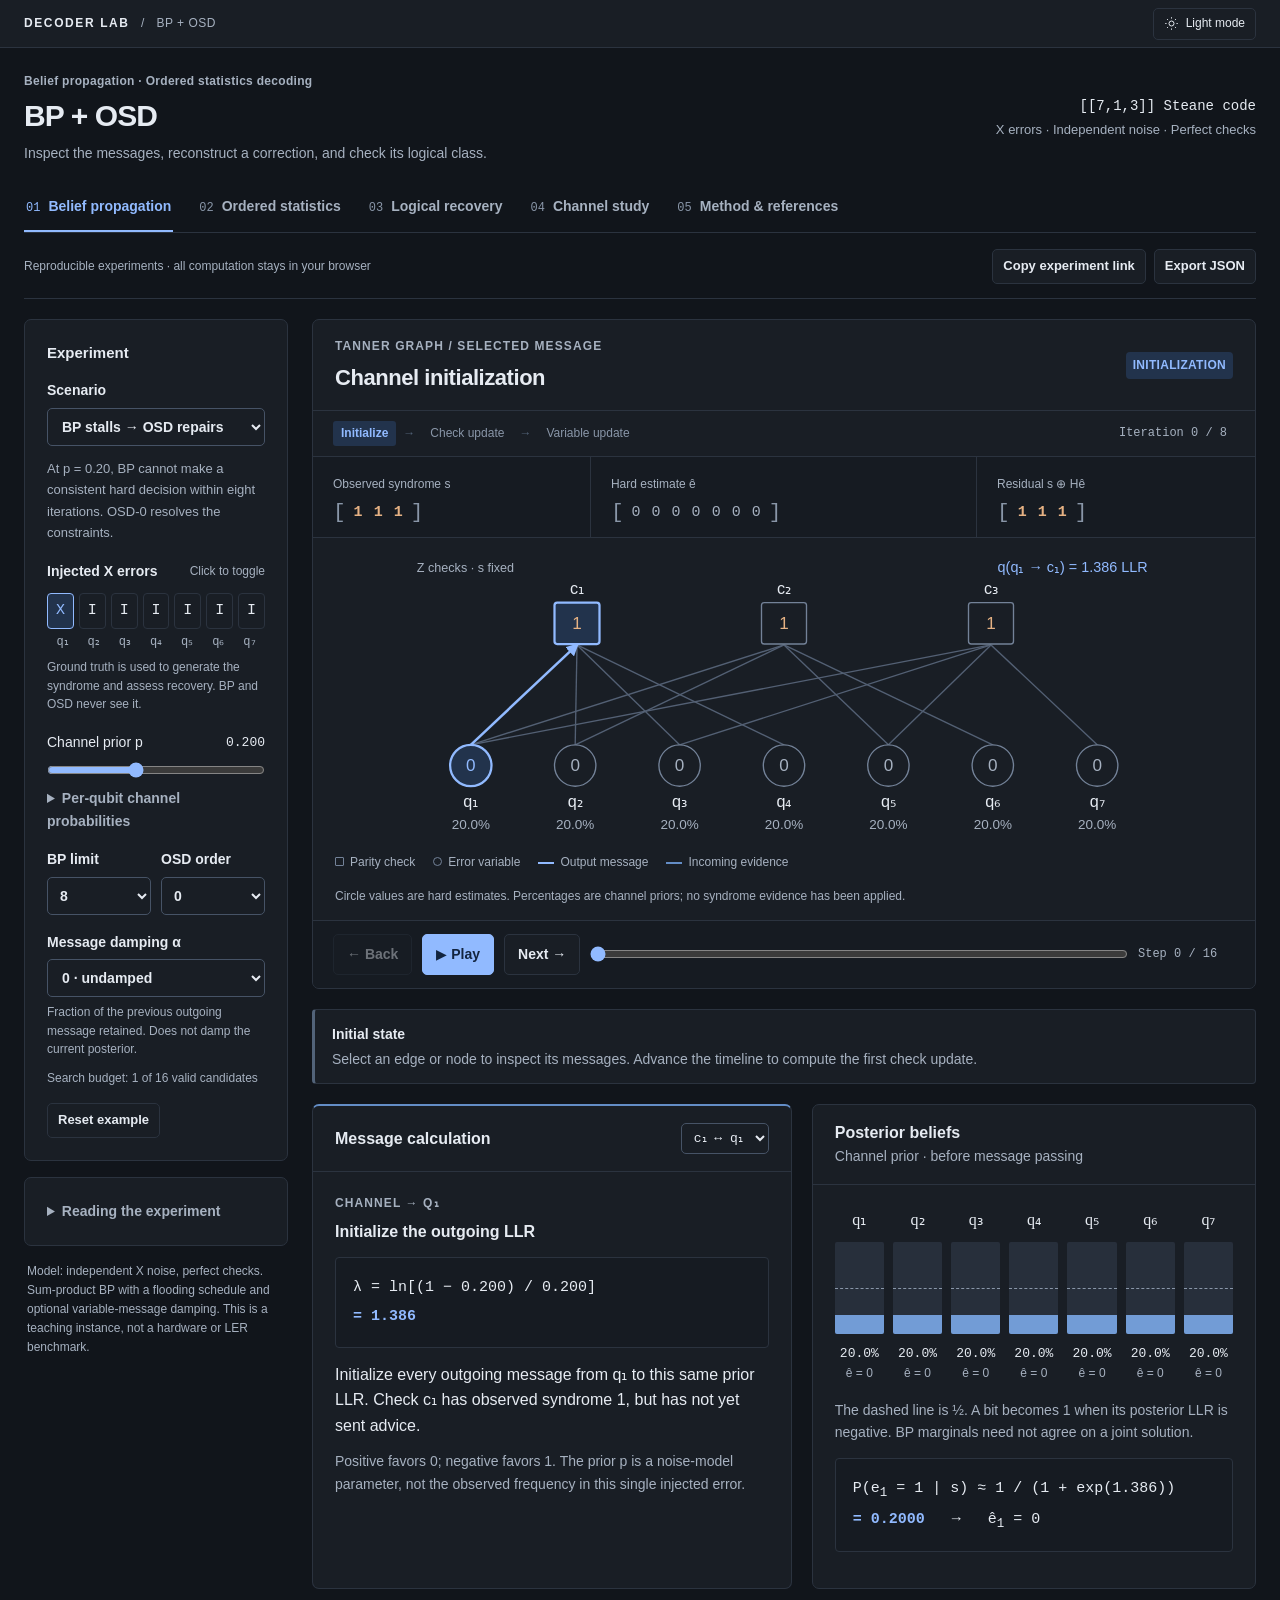
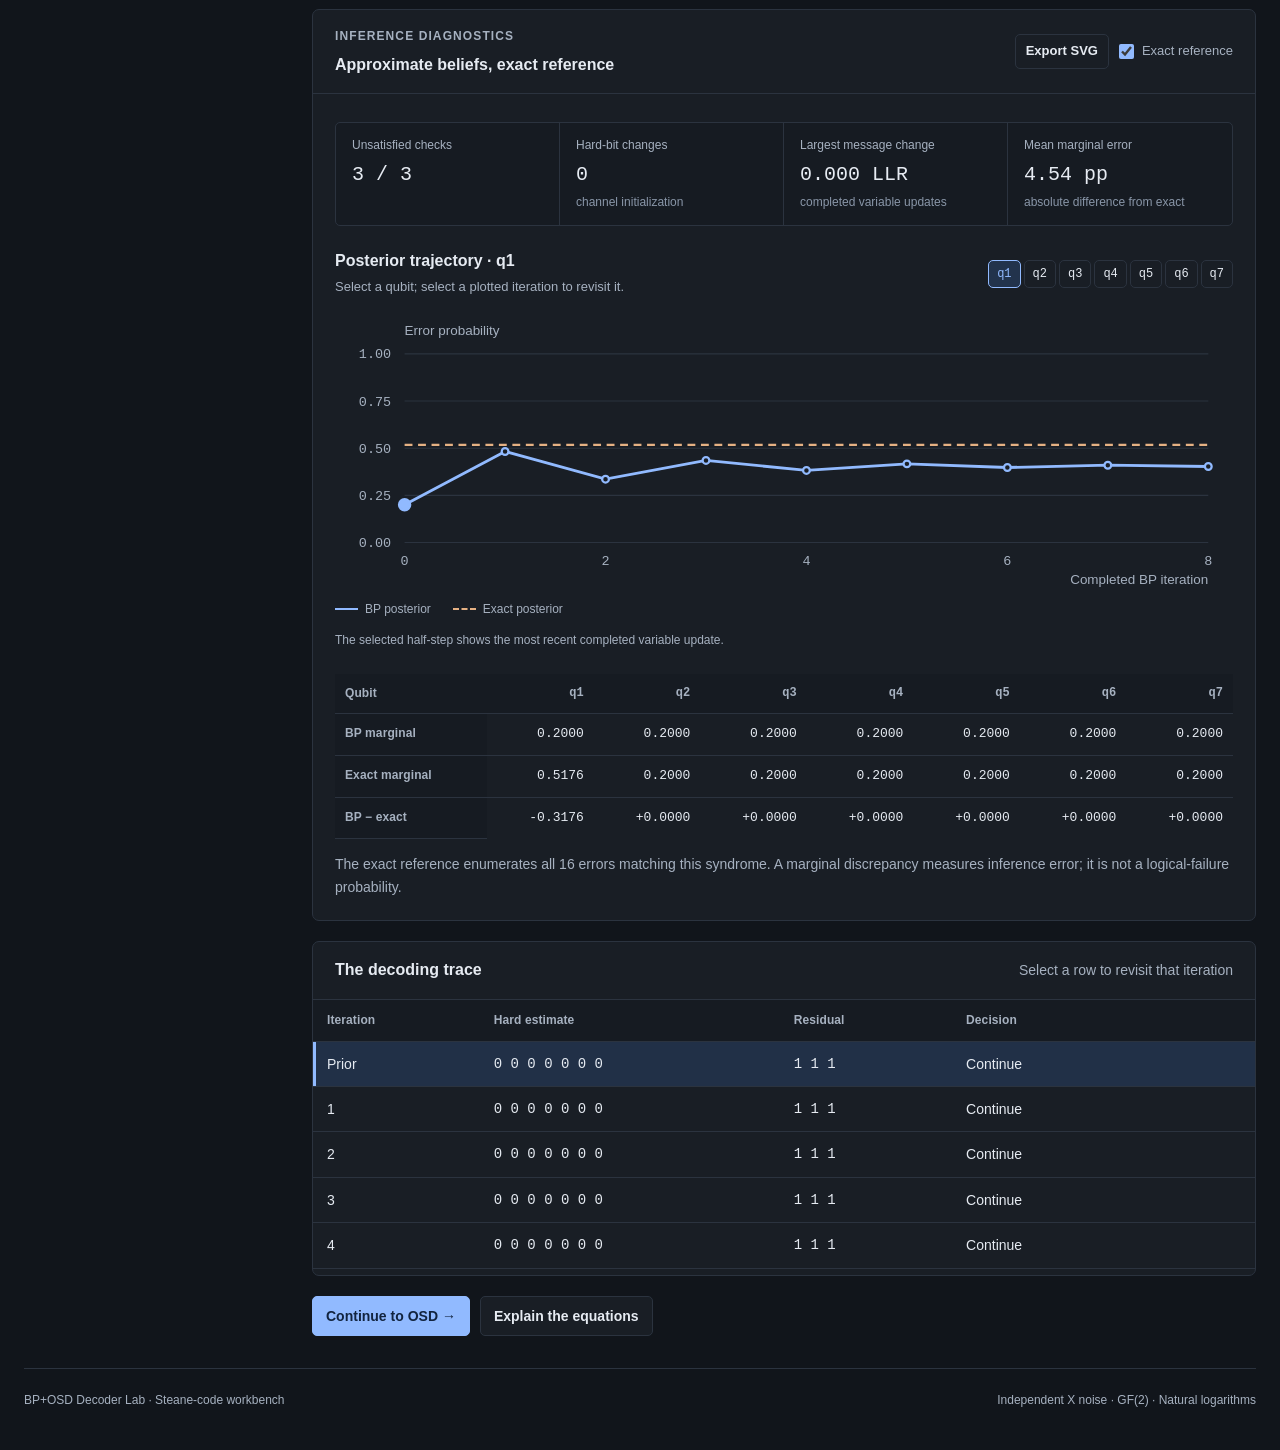
<file: bp-osd/index.html>
<!doctype html><html lang="en" data-theme="dark"><head><meta charset="utf-8"><meta name="viewport" content="width=device-width,initial-scale=1"><meta name="description" content="An interactive, numerical guide to belief propagation and ordered statistics decoding for quantum error correction. Inspect Tanner-graph messages, row reduction, candidate search, and quantum degeneracy."><meta name="theme-color" content="#11151b"><title>BP + OSD — Decoder Lab</title><script>try{const t=localStorage.getItem('qec-bp-osd-theme');if(t==='light'||t==='dark')document.documentElement.dataset.theme=t}catch{}</script><style>
/* Paired research themes. Semantic colors are shared by HTML, SVG, and MathML. */
:root {
  color-scheme: light;
  --ink: #202a36;
  --muted: #5b697a;
  --faint: #6b7889;
  --blue: #245fc2;
  --violet: #6e4fb5;
  --blue-bg: #eef4ff;
  --orange: #9b5423;
  --orange-bg: #fff7ed;
  --green: #236c55;
  --green-bg: #edf7f2;
  --line: #dce2e9;
  --paper: #ffffff;
  --bg: #f7f8fa;
  --inset: #fafbfd;
  --hover: #f1f5fb;
  --input-border: #bdc9d7;
  --strong-line: #9daec3;
  --primary: #245fc2;
  --primary-ink: #ffffff;
  --primary-hover: #1b4eaa;
  --graph-line: #cfd7e1;
  --graph-context: #e1e6ed;
  --graph-input: #708fbd;
  --node-border: #8090a5;
  --track: #edf1f6;
  --bar: #7299d8;
  --hot-bar: #b78356;
  --selection: #eef4ff;
  --basis-bg: #f2f6fd;
  --source-line: #a3bce5;
  --target-bg: #fff4e8;
  --warning-surface: #fffdfa;
  --success-surface: #fcfefc;
  --warning-line: #ddc6ae;
  --success-line: #c8ded1;
  --mono: ui-monospace, SFMono-Regular, Consolas, 'Liberation Mono', monospace;
  --serif: 'Cambria Math', 'STIX Two Math', Cambria, Georgia, serif;
}
:root[data-theme=dark] {
  color-scheme: dark;
  --ink: #e6ebf2;
  --muted: #a6b1c0;
  --faint: #8996a8;
  --blue: #91baff;
  --violet: #c3a7f4;
  --blue-bg: #22334c;
  --orange: #e5b183;
  --orange-bg: #332a23;
  --green: #8dcbb0;
  --green-bg: #21352d;
  --line: #2b333f;
  --paper: #191e25;
  --bg: #11151b;
  --inset: #161b22;
  --hover: #242c37;
  --input-border: #465366;
  --strong-line: #526379;
  --primary: #91baff;
  --primary-ink: #12243f;
  --primary-hover: #b0cdff;
  --graph-line: #414d5e;
  --graph-context: #536074;
  --graph-input: #638dc6;
  --node-border: #738298;
  --track: #272f3b;
  --bar: #729cd6;
  --hot-bar: #c09167;
  --selection: #213047;
  --basis-bg: #1f2b3e;
  --source-line: #577cb2;
  --target-bg: #3b2d23;
  --warning-surface: #231f1d;
  --success-surface: #1b2723;
  --warning-line: #66513e;
  --success-line: #3c5c4e;
}
* { box-sizing: border-box; }
html { scroll-behavior: auto; scroll-padding-top: 76px; }
body { margin: 0; color: var(--ink); background: var(--bg); font: 16px/1.6 -apple-system, BlinkMacSystemFont, 'Segoe UI', sans-serif; -webkit-font-smoothing: antialiased; }
button, input, select { font: inherit; }
button, a, summary, input, select { -webkit-tap-highlight-color: transparent; }
button { cursor: pointer; }
button:disabled { cursor: default; opacity: .42; }
button:focus-visible, a:focus-visible, input:focus-visible, select:focus-visible, summary:focus-visible, [tabindex]:focus-visible { outline: 2px solid var(--blue); outline-offset: 4px; }
a { color: var(--blue); text-underline-offset: 3px; }
h1, h2, h3, p { margin: 0; }
h1 { font-size: 30px; font-weight: 650; letter-spacing: -.9px; line-height: 1.25; }
h2 { font-size: 22px; font-weight: 640; letter-spacing: -.45px; line-height: 1.35; }
h3 { font-size: 16px; font-weight: 650; line-height: 1.4; }
p + p { margin-top: 12px; }
button { border: 1px solid var(--line); border-radius: 5px; background: var(--paper); color: var(--ink); padding: 8px 13px; font-size: 14px; font-weight: 550; transition: background .15s, border-color .15s; }
button:hover:not(:disabled) { background: var(--hover); border-color: var(--strong-line); }
button.primary { background: var(--primary); border-color: var(--primary); color: var(--primary-ink); }
button.primary:hover:not(:disabled) { background: var(--primary-hover); }
button.small { font-size: 13px; padding: 6px 10px; }
.topbar { height: 48px; padding: 0 max(24px, calc((100vw - 1464px) / 2)); display: flex; align-items: center; justify-content: space-between; gap: 20px; border-bottom: 1px solid var(--line); background: var(--paper); font-size: 12px; color: var(--muted); letter-spacing: .5px; }
.brand { font-weight: 750; letter-spacing: 2.3px; color: var(--ink); }

.wrap { max-width: 1512px; margin: auto; padding: 24px 24px 40px; }
.intro { display: flex; justify-content: space-between; align-items: center; gap: 28px; margin-bottom: 18px; }
.intro p { margin-top: 7px; max-width: 760px; font-size: 14px; color: var(--muted); }
.wordmark { font-size: 12px; color: var(--muted); font-weight: 550; letter-spacing: .3px; margin-bottom: 6px; }
.intro-note { flex-shrink: 0; text-align: right; font-size: 13px; line-height: 1.75; color: var(--muted); }
.intro-note strong { display: block; font: 14px/1.7 var(--mono); color: var(--ink); }
.tabs { position: sticky; top: 0; z-index: 20; display: flex; gap: 24px; border-bottom: 1px solid var(--line); margin-bottom: 24px; background: var(--bg); overflow-x: auto; }
.tabs button { border: 0; border-bottom: 2px solid transparent; background: transparent; border-radius: 0; padding: 13px 2px; color: var(--muted); white-space: nowrap; font-size: 14px; }
.tabs button:hover { background: transparent; color: var(--ink); }
.tabs button[aria-selected=true] { border-bottom-color: var(--blue); color: var(--blue); font-weight: 650; }
.tabs .num { font: 12px var(--mono); color: var(--faint); margin-right: 8px; }
.tabs button[aria-selected=true] .num { color: var(--blue); }
.workspace { display: grid; grid-template-columns: 264px minmax(0, 1fr); gap: 24px; align-items: start; }
.sidebar { display: grid; gap: 16px; }
.card { background: var(--paper); border: 1px solid var(--line); border-radius: 7px; overflow: hidden; }
.pad { padding: 22px; }
.card-head { padding: 17px 22px; border-bottom: 1px solid var(--line); display: flex; justify-content: space-between; align-items: center; gap: 14px; }
.eyebrow { font-size: 12px; font-weight: 650; letter-spacing: 1.1px; text-transform: uppercase; color: var(--muted); margin-bottom: 7px; }
.subtle { color: var(--muted); }
.caption { font-size: 14px; color: var(--muted); }
.tiny { font-size: 12px; color: var(--muted); }
.stack { display: grid; gap: 20px; min-width: 0; }
.field { display: block; margin-top: 16px; font-size: 13px; font-weight: 600; }
.field:first-child { margin-top: 0; }
select, input[type=number] { width: 100%; background: var(--paper); border: 1px solid var(--input-border); color: var(--ink); border-radius: 5px; padding: 9px 10px; margin-top: 6px; font-size: 14px; }
input[type=range] { width: 100%; accent-color: var(--blue); cursor: pointer; margin: 9px 0; }
.range-label { display: flex; align-items: center; justify-content: space-between; gap: 8px; margin-top: 17px; font-size: 13px; }
.range-label strong { font-weight: 600; }
.range-label output { font: 13px var(--mono); }
.mono { font-family: var(--mono); font-variant-numeric: tabular-nums; }
.bits { display: flex; gap: 5px; margin: 10px 0 5px; }
.bits button { flex: 1; min-width: 0; padding: 6px 0; border-radius: 4px; font: 15px/1.5 var(--mono); }
.bits button.on { background: var(--blue-bg); color: var(--blue); border-color: var(--blue); }
.bit-labels { display: grid; grid-template-columns: repeat(7, 1fr); font: 12px var(--mono); color: var(--muted); text-align: center; }
.vector { display: inline-flex; align-items: center; gap: 5px; white-space: nowrap; font: 15px var(--mono); font-variant-numeric: tabular-nums; }
.vector:before, .vector:after { content: '['; color: var(--faint); font-size: 21px; font-weight: 300; }
.vector:after { content: ']'; }
.vector span { color: var(--muted); padding: 3px 3px; }
.vector .one { color: var(--blue); font-weight: 700; }
.vector.orange .one { color: var(--orange); }
.metrics { display: grid; grid-template-columns: .9fr 1.25fr .9fr; border-bottom: 1px solid var(--line); background: var(--inset); }
.metric { padding: 13px 20px; border-right: 1px solid var(--line); }
.metric:last-child { border: 0; }
.metric b { display: block; margin-top: 5px; font-weight: 500; line-height: 1.3; }
.metric .caption { font-size: 12px; }
.tag { display: inline-block; white-space: nowrap; border-radius: 4px; padding: 4px 7px; font-size: 12px; letter-spacing: .3px; font-weight: 650; }
.tag.blue { color: var(--blue); background: var(--blue-bg); }
.tag.orange { color: var(--orange); background: var(--orange-bg); }
.tag.green { color: var(--green); background: var(--green-bg); }
.graph-wrap { padding: 10px 18px 0; background: var(--paper); }
.graph { display: block; width: 100%; max-height: 288px; overflow: visible; }
.graph text { font-family: inherit; }
.graph .link { stroke: var(--graph-line); stroke-width: 1.5; fill: none; }
.graph .context-link { stroke: var(--graph-context); }
.graph .input-link { stroke: var(--graph-input); stroke-width: 2; }
.graph .active-link { stroke: var(--blue); stroke-width: 2.8; }
.graph .edge-hit { stroke: transparent; stroke-width: 17; fill: none; cursor: pointer; }
.graph .node { cursor: pointer; outline: none; }
.graph .node:hover circle, .graph .node:focus-visible circle, .graph .node:hover rect, .graph .node:focus-visible rect { stroke: var(--blue); stroke-width: 3; }
.graph .packet { fill: var(--blue); }
.legend { display: flex; gap: 18px; flex-wrap: wrap; padding: 11px 22px 15px; color: var(--muted); font-size: 12px; }
.key { display: inline-block; width: 9px; height: 9px; border: 1.5px solid var(--node-border); border-radius: 50%; margin-right: 6px; }
.key.square { border-radius: 1px; }
.key.line { height: 0; width: 16px; border: 0; border-top: 2px solid var(--blue); border-radius: 0; vertical-align: middle; }
.key.input { border-top-color: var(--graph-input); }
.transport { padding: 13px 20px; border-top: 1px solid var(--line); display: flex; align-items: center; gap: 10px; flex-wrap: wrap; background: var(--inset); }
.transport input { flex: 1; width: auto; min-width: 90px; }
.transport output { min-width: 97px; font-size: 12px; }
.status { border: 1px solid var(--line); border-left: 3px solid var(--strong-line); border-radius: 4px; padding: 13px 17px; background: var(--paper); font-size: 14px; color: var(--muted); line-height: 1.6; }
.status strong { color: var(--ink); display: block; font-weight: 600; margin-bottom: 3px; }
.status.warning { border-left-color: var(--orange); background: var(--warning-surface); }
.status.success { border-left-color: var(--green); background: var(--success-surface); }
.two-col { display: grid; grid-template-columns: 1.08fr 1fr; gap: 20px; }
.formula { font: 15px/1.95 var(--mono); font-variant-numeric: tabular-nums; background: var(--inset); border: 1px solid var(--line); border-radius: 4px; padding: 15px 17px; margin: 14px 0; overflow-x: auto; }
.formula .blue { color: var(--blue); font-weight: 650; }
.formula .orange { color: var(--orange); }
.formula small { color: var(--muted); font-size: 12px; padding-left: 2px; }
.math-display { font-family: var(--serif); font-size: 20px; line-height: 1.9; text-align: center; background: var(--paper); border: 0; border-top: 1px solid var(--line); border-bottom: 1px solid var(--line); border-radius: 0; padding: 20px 16px; }
.math-display sub, .math-display sup { font-size: 70%; }
.inspector { border-top: 2px solid var(--graph-input); }
.inspector select { width: auto; max-width: 200px; font: 13px var(--mono); margin: 0; padding: 6px 8px; }
.factor-row { display: grid; grid-template-columns: repeat(3, minmax(0, 1fr)); gap: 8px; margin: 14px 0; }
.factor { padding: 9px; border: 1px solid var(--line); border-radius: 4px; font: 12px/1.6 var(--mono); min-width: 0; }
.factor b { display: block; font-size: 15px; margin: 4px 0; color: var(--blue); font-weight: 550; }
.factor span { display: block; color: var(--muted); font-size: 12px; }
.prob-grid { display: grid; grid-template-columns: repeat(7, 1fr); gap: 9px; align-items: end; }
.prob-cell { font-size: 13px; text-align: center; }
.prob-cell > span { font-family: var(--serif); font-size: 16px; }
.bar-area { height: 92px; background: var(--track); border-radius: 2px; position: relative; overflow: hidden; margin: 9px 0; }
.bar-area:after { content: ''; position: absolute; width: 100%; top: 50%; left: 0; border-top: 1px dashed var(--faint); }
.bar { position: absolute; bottom: 0; width: 100%; background: var(--bar); transition: height .2s; }
.bar.hot { background: var(--hot-bar); }
.prob-cell b { font: 13px var(--mono); font-variant-numeric: tabular-nums; }
.scroll-x { overflow-x: auto; }
table { width: 100%; border-collapse: collapse; font-size: 14px; text-align: left; font-variant-numeric: tabular-nums; }
th, td { padding: 11px 14px; border-bottom: 1px solid var(--line); vertical-align: top; }
th { background: var(--inset); font-size: 12px; letter-spacing: .1px; color: var(--muted); font-weight: 600; }
tbody tr:last-child td { border-bottom: 0; }
tbody tr.selected { background: var(--selection); }
tbody tr.selected td:first-child { box-shadow: inset 3px 0 var(--blue); }
tbody tr.clickable { cursor: pointer; }
tbody tr.clickable:hover { background: var(--hover); }
.numeric { text-align: right; font-family: var(--mono); }
.matrix { width: auto; margin: 19px auto; font: 17px/1.5 var(--mono); }
.matrix th, .matrix td { border: 0; padding: 10px 16px; text-align: center; vertical-align: middle; }
.matrix th { font-family: var(--serif); background: var(--paper); font-size: 16px; border-bottom: 1px solid var(--line); }
.matrix th .tiny { font: 12px var(--mono); color: var(--muted); letter-spacing: .5px; }
.matrix tbody { border-left: 1.5px solid var(--node-border); border-right: 1.5px solid var(--node-border); }
.matrix td.on { color: var(--ink); font-weight: 650; }
.matrix td.off { color: var(--faint); }
.matrix td.pivot { background: var(--basis-bg); }
.matrix .split { border-left: 1px dashed var(--strong-line); }
.matrix .rhs { border-left: 1px solid var(--strong-line); background: var(--orange-bg); color: var(--orange); }
.matrix td.pivot-cell { outline: 2px solid var(--blue); outline-offset: -4px; font-weight: 800; color: var(--blue); }
.matrix .source-row td { box-shadow: inset 0 2px var(--source-line), inset 0 -2px var(--source-line); }
.matrix .target-row td { background: var(--target-bg); }
.matrix .row-marker { font-size: 12px; color: var(--muted); background: var(--paper)!important; border: 0!important; box-shadow: none!important; }
.order-row { display: grid; grid-template-columns: repeat(7, 1fr); gap: 7px; margin: 19px 0; }
.order-chip { text-align: center; border: 1px solid var(--line); border-top: 2px solid var(--strong-line); border-radius: 4px; padding: 8px 3px; min-width: 0; }
.order-chip.basis { border-top-color: var(--blue); background: var(--basis-bg); }
.order-chip strong { display: block; font-family: var(--serif); font-size: 20px; font-weight: 500; margin: 3px 0; }
.order-chip .tiny { font: 12px var(--mono); }
.order-chip .role { display: block; font: 12px var(--mono); letter-spacing: .7px; margin-top: 7px; color: var(--muted); }
.order-chip.basis .role { color: var(--blue); }
.step-list { counter-reset: steps; margin: 17px 0 0; padding: 0; list-style: none; }
.step-list li { counter-increment: steps; position: relative; padding: 0 0 20px 37px; font-size: 15px; }
.step-list li:last-child { padding-bottom: 0; }
.step-list li:before { content: counter(steps, decimal-leading-zero); position: absolute; left: 0; top: 2px; color: var(--faint); font: 12px var(--mono); }
.step-list strong { display: block; margin-bottom: 3px; font-weight: 600; }
.prob-inputs { display: grid; grid-template-columns: 1fr 1fr; gap: 8px; margin-top: 12px; }
.prob-inputs label { font-size: 12px; color: var(--muted); }
.prob-inputs input { font: 14px var(--mono); padding: 6px; margin-top: 3px; }
.equivalence { display: grid; grid-template-columns: 1fr 1fr; gap: 20px; }
.coset-head { padding: 18px 20px; border-bottom: 1px solid var(--line); border-top: 2px solid var(--bar); }
.coset-head.other { border-top-color: var(--hot-bar); }
.coset-head b { display: block; font: 26px/1.6 var(--mono); margin-top: 5px; letter-spacing: -.7px; }
.massbar { display: flex; height: 13px; background: var(--hot-bar); border-radius: 2px; overflow: hidden; margin: 19px 0 12px; }
.massbar span { background: var(--bar); }
.guide { max-width: 1020px; margin: auto; display: grid; gap: 24px; }
.guide .pad { padding: 32px 38px; }
.guide p { max-width: 860px; line-height: 1.8; }
.guide h3 { margin-top: 26px; margin-bottom: 10px; }
.guide h3:first-child { margin-top: 0; }
.guide details { border-top: 1px solid var(--line); padding: 18px 0; }
.guide details:last-child { padding-bottom: 0; }
summary { cursor: pointer; font-weight: 550; }
details p, details .formula { margin-top: 12px; }
.faq-columns { display: grid; grid-template-columns: 1fr 1fr; gap: 24px; }
.source-list { display: grid; gap: 16px; padding-left: 20px; margin-top: 24px; font-size: 15px; }
.source-list a { text-decoration-color: var(--graph-input); }
.footer { margin-top: 32px; padding-top: 22px; border-top: 1px solid var(--line); display: flex; justify-content: space-between; gap: 20px; color: var(--muted); font-size: 12px; }
[hidden] { display: none!important; }
.callout-inline { color: var(--muted); font-size: 13px; margin-top: 12px; line-height: 1.65; }
.mobile-note { display: none; }
.lesson-nav { display: flex; gap: 10px; flex-wrap: wrap; }
.history-table { max-height: 275px; overflow: auto; }
.history-table th { position: sticky; top: 0; z-index: 1; }
.guide-banner { display: flex; align-items: start; gap: 20px; }
.big-num { font: 24px/1.6 var(--mono); color: var(--faint); }
.logic-result { padding: 18px 20px; border-radius: 4px; margin-top: 20px; border: 1px solid var(--success-line); border-left: 3px solid var(--green); background: var(--success-surface); font-size: 14px; }
.logic-result.fail { background: var(--warning-surface); border-color: var(--warning-line); border-left-color: var(--orange); }
.logic-result b { display: block; font-size: 18px; margin-bottom: 6px; }
.screen-reader { position: absolute; width: 1px; height: 1px; overflow: hidden; clip: rect(0, 0, 0, 0); }
.config h3 { font-size: 15px; }
.config .config-heading { display: flex; justify-content: space-between; align-items: center; gap: 8px; }
.modified { color: var(--orange); border: 1px solid var(--warning-line); border-radius: 3px; padding: 1px 5px; font-size: 12px; }
.config-divider { border: 0; border-top: 1px solid var(--line); margin: 19px 0 0; }
.config .control-pair { display: grid; grid-template-columns: 1fr 1fr; gap: 10px; }
.config .control-pair select { padding-left: 8px; padding-right: 5px; }
.config .tiny { line-height: 1.55; }
.sidebar .howto .step-list li { font-size: 13px; padding-bottom: 13px; padding-left: 28px; }
.sidebar > .caption { font-size: 12px; padding: 0 3px; }
.phase-track { display: flex; align-items: center; gap: 7px; padding: 10px 20px; border-bottom: 1px solid var(--line); font-size: 12px; color: var(--faint); }
.phase-track span { padding: 3px 8px; border-radius: 3px; }
.phase-track span.current { background: var(--blue-bg); color: var(--blue); font-weight: 600; }
.phase-track i { font-style: normal; color: var(--strong-line); }
.phase-track .phase-count { margin-left: auto; font-family: var(--mono); color: var(--muted); }
.graph-note { font-size: 12px; line-height: 1.6; color: var(--muted); padding: 0 22px 14px; }
.matrix-key { display: flex; gap: 17px; flex-wrap: wrap; margin-bottom: 14px; font-size: 12px; color: var(--muted); }
.matrix-key span:before { content: ''; display: inline-block; width: 11px; height: 9px; border: 1px solid var(--source-line); background: var(--basis-bg); margin-right: 6px; }
.matrix-key .source:before { border: 2px solid var(--source-line); background: var(--paper); }
.matrix-key .target:before { border-color: var(--warning-line); background: var(--target-bg); }
.table-note { font-size: 12px; color: var(--muted); padding: 10px 14px; border-top: 1px solid var(--line); }
.result-mark { display: inline-block; padding: 2px 5px; margin-left: 6px; border: 1px solid var(--source-line); border-radius: 3px; color: var(--blue); font: 12px/1.4 -apple-system, sans-serif; letter-spacing: .3px; vertical-align: middle; }
.inspection-label { margin-bottom: 10px; color: var(--muted); font-size: 12px; }
.detail-row { display: flex; justify-content: space-between; align-items: baseline; gap: 15px; font-size: 14px; border-bottom: 1px solid var(--line); padding: 9px 0; }
.detail-row:last-child { border: 0; }
.detail-row .mono { font-size: 13px; }
.detail-total { padding: 14px 0 0; display: flex; justify-content: space-between; align-items: baseline; gap: 12px; }
.detail-total strong { font: 23px var(--mono); color: var(--blue); }
@media(min-width:1600px) { .workspace { grid-template-columns: 280px minmax(0,1fr); gap: 30px; } .sidebar { position: sticky; top: 70px; } }
@media(max-width:1100px) { .workspace { grid-template-columns: 236px minmax(0,1fr); gap: 18px; } .two-col { grid-template-columns: 1fr; } .pad { padding: 19px; } .intro-note { display: none; } .vector { gap: 3px; } .vector span { padding: 2px; } .matrix th, .matrix td { padding: 9px 11px; } .tabs { gap: 22px; } .phase-track { gap: 2px; padding: 8px 15px; } .phase-track span { padding: 3px 6px; } .order-chip .tiny { font-size: 12px; } }
@media(max-width:760px) { .wrap { padding: 22px 14px 32px; } .topbar { padding: 0 16px; height: 42px; }  h1 { font-size: 27px; } .workspace { grid-template-columns: 1fr; } .sidebar { grid-template-columns: 1fr; } .sidebar .howto, .sidebar > .caption { display: none; } .intro { margin-bottom: 17px; } .tabs { gap: 23px; margin-bottom: 18px; } .tabs .num { display: none; } .tabs button { font-size: 13px; } .equivalence, .faq-columns { grid-template-columns: 1fr; } .metric { padding: 10px; } .metric .caption { font-size: 12px; } .vector { font-size: 12px; gap: 1px; } .vector span { padding: 3px 2px; } .vector:before, .vector:after { font-size: 16px; } .card-head { padding: 14px 16px; flex-wrap: wrap; } .card-head h2 { font-size: 19px; } .transport { padding: 12px 14px; gap: 7px; } .transport button { padding: 8px 10px; } .transport output { min-width: 78px; font-size: 12px; } .prob-grid { gap: 6px; } .prob-cell b { font-size: 12px; } .order-row { gap: 4px; } .order-chip .tiny { font-size: 12px; } .order-chip strong { font-size: 18px; } .order-chip .role { font-size: 12px; letter-spacing: 0; } .matrix th, .matrix td { padding: 8px; } .footer { flex-direction: column; gap: 6px; } .guide .pad { padding: 23px 19px; } .graph-wrap { overflow-x: auto; padding: 8px 8px 0; } .graph { min-width: 540px; max-height: 270px; } .legend { gap: 11px; font-size: 12px; padding: 10px 15px; } .graph-note { padding: 0 15px 12px; } .config { display: grid; grid-template-columns: 1fr 1fr; gap: 0 20px; } .config .wide, .config .config-heading, .config .config-divider { grid-column: 1 / -1; } .config .field { margin-top: 13px; } .config .control-pair { grid-column: 1/-1; } .config > .callout-inline { grid-column: 1/-1; } .phase-track { flex-wrap: wrap; font-size: 12px; } .phase-track .phase-count { margin-left: 0; padding-left: 6px; } .math-display { font-size: 18px; text-align: left; } .matrix-key { gap: 10px; } }
@media(prefers-reduced-motion:reduce) { * { scroll-behavior: auto!important; transition: none!important; } .packet { display: none; } }
@media print { .topbar, .tabs, .sidebar, .transport, .lesson-nav { display: none; } .wrap { padding: 0; } .workspace { display: block; } .card { break-inside: avoid; } .intro-note { display: none; } body { background: var(--paper); } .footer { margin-top: 15px; } }

.config .control-pair .field { margin-top: 16px; }
.config .field, .range-label { font-size: 14px; }
math { font-size: 20px; font-family: 'Cambria Math', math; }
.math-display math { margin: 0; }
.math-display math + math { margin-top: 15px; }
.symbolic { margin: 20px 0; padding: 18px 14px; border-top: 1px solid var(--line); border-bottom: 1px solid var(--line); overflow-x: auto; }
@media(max-width:760px) { math { font-size: 18px; } .config .control-pair .field { margin-top: 13px; } }

.config-summary { display: none; padding: 15px 18px; cursor: pointer; font-size: 14px; }
.config-summary .tiny { display: block; margin-top: 5px; color: var(--muted); font-weight: 400; }
.config-summary:before { content: '▸'; margin-right: 8px; color: var(--muted); }
.config-panel[open] > .config-summary:before { content: '▾'; }
@media(max-width:1040px) {
  .workspace { grid-template-columns: 1fr; }
  .sidebar .howto, .sidebar > .caption { display: none; }
  .config-summary { display: block; }
  .config-panel[open] > .config-summary { border-bottom: 1px solid var(--line); }
  .config-heading { display: none!important; }
  .config { display: grid; grid-template-columns: 1fr 1fr; gap: 0 22px; }
  .config .wide, .config > .callout-inline, .config .control-pair { grid-column: 1/-1; }
  .graph-wrap { overflow-x: auto; }
  .graph { min-width: 640px; max-height: 300px; }
  .two-col { grid-template-columns: 1fr; }
}
@media(max-width:710px) { .mobile-note { display: block; } }


/* Compact theme control; tab state and scientific color semantics stay separate. */
.topbar { gap: 12px; }
.theme-toggle { display: inline-flex; align-items: center; gap: 7px; padding: 5px 10px; min-height: 32px; flex-shrink: 0; font-size: 12px; font-weight: 500; background: transparent; border-color: var(--line); }
.theme-toggle svg { width: 15px; height: 15px; fill: none; stroke: currentColor; stroke-width: 1.6; }
.theme-toggle .moon-icon { display: none; }
:root[data-theme=light] .theme-toggle .sun-icon { display: none; }
:root[data-theme=light] .theme-toggle .moon-icon { display: block; }
::selection { background: var(--blue-bg); color: var(--ink); }
html { scrollbar-color: var(--strong-line) var(--bg); }
select:focus-visible, input:focus-visible { border-color: var(--blue); }
.topbar, .card, .status, .formula { box-shadow: none; }
.graph-wrap { padding-top: 16px; }
.graph .node:focus-visible { outline: none; }
tbody tr.clickable:focus-visible { outline-offset: -2px; }
.matrix .source-row td.pivot-cell { color: var(--blue); }
.config-summary { list-style: none; }
.config-summary::-webkit-details-marker { display: none; }
@media(max-width:760px) {
  .topbar { height: 48px; }
  .theme-toggle { min-height: 32px; padding: 5px 8px; }
  .topbar > span { font-size: 11px; letter-spacing: 0; }
}
@media print {
  :root[data-theme=dark] {
  --ink: #202a36;
  --muted: #5b697a;
  --faint: #6b7889;
  --blue: #245fc2;
  --blue-bg: #eef4ff;
  --orange: #9b5423;
  --orange-bg: #fff7ed;
  --green: #236c55;
  --green-bg: #edf7f2;
  --line: #dce2e9;
  --paper: #ffffff;
  --bg: #f7f8fa;
  --inset: #fafbfd;
  --hover: #f1f5fb;
  --input-border: #bdc9d7;
  --strong-line: #9daec3;
  --primary: #245fc2;
  --primary-ink: #ffffff;
  --primary-hover: #1b4eaa;
  --graph-line: #cfd7e1;
  --graph-context: #e1e6ed;
  --graph-input: #708fbd;
  --node-border: #8090a5;
  --track: #edf1f6;
  --bar: #7299d8;
  --hot-bar: #b78356;
  --selection: #eef4ff;
  --basis-bg: #f2f6fd;
  --source-line: #a3bce5;
  --target-bg: #fff4e8;
  --warning-surface: #fffdfa;
  --success-surface: #fcfefc;
  --warning-line: #ddc6ae;
  --success-line: #c8ded1;
    color-scheme: light;
  }
  body { background: #fff; }
}

</style><style>
/* Research tools extend the existing paired theme and spacing scale. */
.brand { letter-spacing: 1.6px; }
.experiment-tools { display: flex; flex-wrap: wrap; gap: 10px 18px; align-items: center; justify-content: space-between; margin: -8px 0 20px; padding: 0 0 14px; border-bottom: 1px solid var(--line); }
.experiment-tools > div { display: flex; gap: 8px; }
.tool-message:empty { display: none; }
.tool-message { width: 100%; font-size: 13px; color: var(--blue); }
.share-fallback { width: 100%; font-size: 13px; color: var(--muted); }
.share-fallback input { display: block; margin-top: 6px; width: 100%; border: 1px solid var(--input-border); background: var(--paper); color: var(--ink); border-radius: 4px; padding: 8px; font: 12px var(--mono); }
.inline-check { display: inline-flex; align-items: center; gap: 8px; font-size: 13px; color: var(--muted); white-space: nowrap; cursor: pointer; }
.inline-check input { accent-color: var(--blue); width: 15px; height: 15px; margin: 0; }
.stat-strip { display: grid; grid-template-columns: repeat(auto-fit,minmax(155px,1fr)); gap: 0; margin: 6px 0 24px; border: 1px solid var(--line); border-radius: 5px; background: var(--inset); }
.stat-strip > div { padding: 13px 16px; border-right: 1px solid var(--line); }
.stat-strip > div:last-child { border-right: 0; }
.stat-strip span { display: block; font-size: 12px; color: var(--muted); }
.stat-strip strong { display: block; margin-top: 5px; font: 20px/1.5 var(--mono); color: var(--ink); }
.stat-strip small { display: block; font-size: 12px; color: var(--faint); margin-top: 3px; }
.plot-heading { display: flex; flex-wrap: wrap; justify-content: space-between; gap: 14px; align-items: center; margin: 5px 0 20px; }
.plot-heading .caption { margin-top: 4px; font-size: 13px; }
.qubit-switch { display: inline-flex; gap: 3px; flex-wrap: wrap; }
.qubit-switch button { font: 12px var(--mono); padding: 6px 8px; }
.qubit-switch .selected { background: var(--blue-bg); color: var(--blue); border-color: var(--blue); }
.plot-scroll { overflow-x: auto; }
.research-plot { width: 100%; min-width: 520px; display: block; overflow: visible; }
.plot-grid { stroke: var(--line); stroke-width: 1; }
.plot-label { fill: var(--muted); font: 12px -apple-system,BlinkMacSystemFont,'Segoe UI',sans-serif; }
.plot-tick { fill: var(--muted); font: 12px var(--mono); }
.research-plot [role=button] { cursor: pointer; }
.research-plot [role=button]:focus-visible { outline: none; }
.research-plot [role=button]:focus-visible circle { stroke: var(--ink); stroke-width: 3; }
.plot-legend { display: flex; flex-wrap: wrap; gap: 10px 22px; align-items: center; margin: 13px 0 24px; font-size: 12px; color: var(--muted); }
.plot-legend > span { display: inline-flex; gap: 7px; align-items: center; }
.plot-legend .tiny { width: 100%; margin-top: 2px; }
.line-key { width: 23px; height: 0; border-top: 2px solid var(--blue); display: inline-block; }
.exact-key { border-top: 2px dashed var(--orange); }
.hide-exact .plot-legend > span:nth-child(2) { display: none; }
#marginal-comparison table { font-size: 13px; }
#marginal-comparison th, #marginal-comparison td { padding: 10px; }
#marginal-comparison tbody th { white-space: nowrap; font-size: 12px; }
#order-comparison th, #order-comparison td { padding: 11px 10px; }
#order-comparison .tag { font-size: 11px; letter-spacing: 0; }
.study { max-width: 1280px; margin: auto; }
.study > .card > .pad > p { max-width: 1050px; }
.study-controls { display: flex; gap: 18px; align-items: end; flex-wrap: wrap; margin: 25px 0 15px; padding: 18px 0; border-top: 1px solid var(--line); border-bottom: 1px solid var(--line); }
.study-controls label { font-size: 13px; color: var(--muted); }
.study-controls select { display: block; width: 160px; }
.study-controls .caption { margin: auto 0; font-size: 13px; }
.study-controls button { margin-bottom: 1px; }
.channel-plot { margin-top: 22px; min-width: 680px; }
.study .stat-strip { margin-top: 20px; }
.data-details { border-top: 1px solid var(--line); padding-top: 16px; font-size: 14px; }
.data-details .scroll-x { max-height: 420px; margin-top: 15px; }
.data-details th { position: sticky; top: 0; z-index: 1; }
.study-definitions { display: grid; grid-template-columns: repeat(3,1fr); gap: 30px; margin-top: 20px; }
.study-definitions strong { font-size: 14px; font-weight: 600; }
.study-definitions p { margin-top: 7px; }
#syndrome-census table { font-size: 13px; }
#syndrome-census th { font-size: 12px; }
#syndrome-census th, #syndrome-census td { padding: 12px 10px; }
@media(max-width:1100px) { .tabs { gap: 18px; } .tabs button { font-size: 13px; } .tabs .num { margin-right: 5px; } }
@media(max-width:760px) {
 .experiment-tools { margin-top: -4px; gap: 10px; }
 .experiment-tools > .tiny { display: none; }
 .experiment-tools button { font-size: 12px; }
 .topbar > span { font-size: 10px; }
 .brand { letter-spacing: 1px; }
 .stat-strip { grid-template-columns: 1fr 1fr; }
 .stat-strip > div { padding: 11px; border-bottom: 1px solid var(--line); }
 .stat-strip > div:nth-child(2n) { border-right: 0; }
 .stat-strip > div:nth-last-child(-n+2) { border-bottom: 0; }
 .stat-strip strong { font-size: 17px; }
 .study-controls { align-items: center; gap: 12px; }
 .study-controls label { width: 100%; }
 .study-controls select { width: 100%; }
 .study-definitions { grid-template-columns: 1fr; gap: 20px; }
 .study .card-head h2 { font-size: 18px; }
}
@media print { .experiment-tools, .inline-check, .qubit-switch, .study-controls { display: none; } :root[data-theme=dark] { --violet: #6e4fb5; } .plot-scroll { overflow: visible; } }

.figure-actions { display:flex; gap:10px; align-items:center; flex-wrap:wrap; }
@media print { .figure-actions { display:none; } }

</style></head><body>
<header class="topbar"><span><b class="brand">DECODER LAB</b> &nbsp; / &nbsp; BP + OSD</span><button id="theme-toggle" class="theme-toggle" aria-label="Switch to light mode" title="Switch to light mode"><svg class="sun-icon" viewBox="0 0 24 24" aria-hidden="true"><circle cx="12" cy="12" r="4"/><path d="M12 2v2m0 16v2M2 12h2m16 0h2M5 5l1.5 1.5m11 11L19 19M5 19l1.5-1.5m11-11L19 5"/></svg><svg class="moon-icon" viewBox="0 0 24 24" aria-hidden="true"><path d="M20.5 14.2A8.5 8.5 0 0 1 9.8 3.5 8.5 8.5 0 1 0 20.5 14.2Z"/></svg><span id="theme-label">Light mode</span></button></header>
<main class="wrap"><div class="intro"><div><div class="wordmark">Belief propagation · Ordered statistics decoding</div><h1>BP + OSD</h1><p>Inspect the messages, reconstruct a correction, and check its logical class.</p></div><div class="intro-note"><strong>[[7,1,3]] Steane code</strong>X errors · Independent noise · Perfect checks</div></div><nav class="tabs" role="tablist" aria-label="Decoder lessons"><button role="tab" id="tab-bp" aria-controls="panel-bp" aria-selected="true" data-tab="bp"><span class="num">01</span>Belief propagation</button><button role="tab" id="tab-osd" aria-controls="panel-osd" aria-selected="false" tabindex="-1" data-tab="osd"><span class="num">02</span>Ordered statistics</button><button role="tab" id="tab-quantum" aria-controls="panel-quantum" aria-selected="false" tabindex="-1" data-tab="quantum"><span class="num">03</span>Logical recovery</button><button role="tab" id="tab-study" aria-controls="panel-study" aria-selected="false" tabindex="-1" data-tab="study"><span class="num">04</span>Channel study</button><button role="tab" id="tab-guide" aria-controls="panel-guide" aria-selected="false" tabindex="-1" data-tab="guide"><span class="num">05</span>Method & references</button></nav>
<div class="experiment-tools" aria-label="Experiment tools"><span class="tiny">Reproducible experiments · all computation stays in your browser</span><div><button id="share-experiment" class="small">Copy experiment link</button><button id="export-experiment" class="small">Export JSON</button></div><span id="tool-message" class="tool-message" role="status"></span><label id="share-fallback" class="share-fallback" hidden>Experiment link<input id="share-url" type="text" readonly></label></div>
<div id="interactive" class="workspace"><aside class="sidebar"><section class="card"><details id="experiment-panel" class="config-panel" open><summary class="config-summary">Experiment configuration<span id="config-overview" class="tiny"></span></summary><div class="pad config"><div class="config-heading"><h3>Experiment</h3><span id="modified" class="modified" hidden>MODIFIED</span></div><label class="field wide">Scenario<select id="preset"><option value="stall">BP stalls → OSD repairs</option><option value="easy">BP finds a correction</option><option value="order">Why search beyond OSD-0?</option><option value="logical">Same syndrome, wrong logical class</option><option value="zero">An invisible stabilizer</option></select></label><p id="preset-note" class="callout-inline"></p><div class="wide"><div class="range-label"><strong>Injected X errors</strong><span class="tiny">Click to toggle</span></div><div id="error-bits" class="bits"></div><div class="bit-labels"><span>q₁</span><span>q₂</span><span>q₃</span><span>q₄</span><span>q₅</span><span>q₆</span><span>q₇</span></div><p class="tiny" style="margin-top:9px">Ground truth is used to generate the syndrome and assess recovery. BP and OSD never see it.</p></div><div class="wide"><div class="range-label"><label for="prior">Channel prior p</label><output id="prior-value">0.080</output></div><input id="prior" type="range" min="1" max="499" value="80" aria-label="Uniform error probability in thousandths"><details><summary class="caption">Per-qubit channel probabilities</summary><div id="prior-inputs" class="prob-inputs"></div></details></div><div class="control-pair"><label class="field">BP limit<select id="maxiter"><option>4</option><option selected>8</option><option>16</option><option>32</option></select></label><label class="field">OSD order<select id="order"><option value="0">0</option><option value="1">1</option><option value="2" selected>2</option><option value="3">3</option><option value="4">4 · full</option></select></label></div><label class="field wide">Message damping α<select id="damping"><option value="0">0 · undamped</option><option value="0.25">0.25</option><option value="0.5">0.50</option><option value="0.75">0.75</option></select></label><p class="tiny wide" style="margin-top:6px">Fraction of the previous outgoing message retained. Does not damp the current posterior.</p><p id="search-budget" class="tiny wide" style="margin-top:10px"></p><div class="wide" style="margin-top:16px"><button id="reset" class="small">Reset example</button></div></div></details></section><section class="card pad howto"><details><summary class="caption">Reading the experiment</summary><ol class="step-list"><li><strong>Choose an error.</strong>The measured syndrome is s = H e.</li><li><strong>Inspect a BP message.</strong>Select a check, qubit, or edge. Advance one half-iteration at a time.</li><li><strong>Follow the fallback.</strong>OSD uses BP’s final error probabilities to choose a basis.</li><li><strong>Check the logical result.</strong>A valid syndrome is only the first test.</li></ol></details></section><div class="caption">Model: independent X noise, perfect checks. Sum-product BP with a flooding schedule and optional variable-message damping. This is a teaching instance, not a hardware or LER benchmark.</div></aside>
<div class="stack">
<section role="tabpanel" id="panel-bp" aria-labelledby="tab-bp" class="stack">
<div class="card"><div class="card-head"><div><div class="eyebrow">Tanner graph / Selected message</div><h2 id="phase-title">Start with channel beliefs</h2></div><span id="phase-tag" class="tag blue">INITIALIZATION</span></div><div id="phase-track" class="phase-track" aria-label="BP update phase"></div><div class="metrics"><div class="metric"><span class="caption">Observed syndrome s</span><b id="syndrome"></b></div><div class="metric"><span class="caption">Hard estimate ê</span><b id="hard"></b></div><div class="metric"><span class="caption">Residual s ⊕ Hê</span><b id="residual"></b></div></div><div class="graph-wrap"><svg id="graph" class="graph" viewBox="0 0 840 320" role="group" aria-label="Interactive Tanner graph. Three square check nodes and seven circular variable nodes."></svg></div><div class="legend"><span><i class="key square"></i>Parity check</span><span><i class="key"></i>Error variable</span><span><i class="key line"></i>Output message</span><span><i class="key line input"></i>Incoming evidence</span></div><div id="graph-note" class="graph-note"></div><div class="mobile-note graph-note">Scroll the graph horizontally to inspect all seven qubits.</div><div class="transport"><button id="prev" aria-label="Previous BP step">← Back</button><button id="play" class="primary">▶ Play</button><button id="next" aria-label="Next BP step">Next →</button><input id="timeline" type="range" min="0" max="16" value="0" aria-label="BP timeline"><output id="step-label" class="caption mono">0 / 16</output></div></div>
<div id="bp-status" class="status" aria-live="polite"></div>
<div class="two-col"><section class="card inspector"><div class="card-head"><h3>Message calculation</h3><select id="edge-select" aria-label="Message edge"></select></div><div class="pad" id="inspector"></div></section><section class="card"><div class="card-head"><div><h3>Posterior beliefs</h3><p class="caption" id="belief-version">Approximate P(eᵥ = 1 | s)</p></div></div><div class="pad"><div id="beliefs" class="prob-grid"></div><p class="caption" style="margin-top:16px">The dashed line is ½. A bit becomes 1 when its posterior LLR is negative. BP marginals need not agree on a joint solution.</p><div id="belief-equation" class="formula"></div></div></section></div>
<section class="card" id="diagnostics"><div class="card-head"><div><div class="eyebrow">Inference diagnostics</div><h3>Approximate beliefs, exact reference</h3></div><div class="figure-actions"><button id="export-trajectory" class="small">Export SVG</button><label class="inline-check"><input id="show-exact" type="checkbox" checked> Exact reference</label></div></div><div class="pad"><div id="diagnostic-stats" class="stat-strip"></div><div class="plot-heading"><div><h3 id="trajectory-title">Posterior trajectory</h3><p class="caption">Select a qubit; select a plotted iteration to revisit it.</p></div><div id="trajectory-qubits" class="qubit-switch" aria-label="Trajectory qubit"></div></div><div class="plot-scroll"><svg id="trajectory-plot" class="research-plot" viewBox="0 0 800 240" role="group" aria-label="Posterior probability over BP iterations"></svg></div><div class="plot-legend"><span><i class="line-key"></i>BP posterior</span><span><i class="line-key exact-key"></i>Exact posterior</span><span class="tiny">The selected half-step shows the most recent completed variable update.</span></div><div id="marginal-comparison" class="scroll-x"></div><p class="caption" style="margin-top:14px">The exact reference enumerates all 16 errors matching this syndrome. A marginal discrepancy measures inference error; it is not a logical-failure probability.</p></div></section>
<section class="card"><div class="card-head"><h3>The decoding trace</h3><span class="caption">Select a row to revisit that iteration</span></div><div id="history" class="history-table"></div></section><div class="lesson-nav"><button class="primary" data-go="osd">Continue to OSD →</button><button data-go="guide">Explain the equations</button></div>
</section>
<section role="tabpanel" id="panel-osd" aria-labelledby="tab-osd" class="stack" hidden><div id="osd-status" class="status"></div><section class="card pad"><div class="eyebrow">01 / Order the columns</div><h2>Put the most likely error locations first.</h2><p class="subtle" style="margin-top:9px">Sort by final BP error probability, descending. Scan left to right and keep a column only if it increases the GF(2) rank.</p><div id="ordering" class="order-row"></div><div id="basis-summary"></div><p class="callout-inline"><strong>Convention used here:</strong> Roffe-style syndrome OSD. This orders P(error), not |LLR|. Other OSD formulations use hard decisions and absolute-LLR reliability. Do not mix their initialization rules.</p></section>
<section class="card"><div class="card-head"><div><div class="eyebrow">02 / Solve the parity constraints</div><h2>Reduce [H<sub>B</sub> H<sub>F</sub> | s] to [I A | b].</h2></div></div><div class="pad"><p class="caption">Blue columns are basis variables. The remaining columns are free variables. The orange column is the transformed syndrome; every row XOR must also update it.</p><div id="elimination" class="scroll-x"></div><div class="matrix-key"><span>Basis columns B</span><span class="source">Source row</span><span class="target">Target row</span></div><div class="transport" style="padding:14px 0 0"><button id="elim-prev" class="small">← Previous row operation</button><input id="elim-slider" type="range" min="0" max="1" value="0" aria-label="Gaussian elimination step"><button id="elim-next" class="small">Next row operation →</button></div><div id="elim-note" class="formula"></div><div class="status"><strong>Free bits are choices; basis bits are consequences.</strong>For each assignment f to the free variables, solve e<sub>B</sub> = b ⊕ A f. This enforces Hê = s exactly.</div></div></section>
<div class="two-col"><section class="card"><div class="card-head"><div><div class="eyebrow">03 / Search free assignments</div><h3 id="candidate-title">Candidate list</h3></div></div><div id="candidates" class="scroll-x"></div><div class="pad caption"><strong>Selection:</strong> the blue row marker identifies the inspected candidate; BEST identifies the minimum-cost candidate. Here, order t bounds free-bit weight, not total correction weight. This search differs from the library’s combination-sweep parameter.</div></section><section class="card inspector"><div class="card-head"><h3>Candidate reconstruction</h3><span id="candidate-badge" class="tag blue"></span></div><div id="candidate-detail" class="pad"></div></section></div>
<section class="card pad"><div class="eyebrow">04 / Choose by the noise model</div><h3>BP determines the ordering. The channel determines the score.</h3><div class="symbolic"><math xmlns="http://www.w3.org/1998/Math/MathML" display="block"><mrow><mrow><mi mathvariant="normal">cost</mi><mrow><mo>(</mo><mover><mi>e</mi><mo>^</mo></mover><mo>)</mo></mrow></mrow><mo>=</mo><munder><mo>∑</mo><mi>v</mi></munder><msub><mover><mi>e</mi><mo>^</mo></mover><mi>v</mi></msub><mo>·</mo><mrow><mi mathvariant="normal">ln</mi><mrow><mo>(</mo><mfrac><mrow><mn>1</mn><mo>−</mo><msub><mi>p</mi><mi>v</mi></msub></mrow><msub><mi>p</mi><mi>v</mi></msub></mfrac><mo>)</mo></mrow></mrow></mrow></math><math xmlns="http://www.w3.org/1998/Math/MathML" display="block"><mrow><msup><mover><mi>e</mi><mo>^</mo></mover><mo>∗</mo></msup><mo>=</mo><msub><mrow><mi mathvariant="normal">arg</mi><mi mathvariant="normal">min</mi></mrow><mtext>generated candidates</mtext></msub><mrow><mi mathvariant="normal">cost</mi><mrow><mo>(</mo><mover><mi>e</mi><mo>^</mo></mover><mo>)</mo></mrow></mrow></mrow></math></div><p class="caption">Costs are relative negative log-likelihoods, measured in nats. They equal the negative log of the independent-error probability up to a candidate-independent constant. Multiplying BP posterior marginals is not the same objective. Uniform p &lt; ½ reduces the ranking to Hamming weight.</p><div id="osd-result" style="margin-top:16px"></div></section><section class="card"><div class="card-head"><div><div class="eyebrow">Search budget</div><h3>What does a higher OSD order buy?</h3></div><button id="export-order" class="small">Export CSV</button></div><div class="pad"><p id="order-policy-note" class="caption"></p><div id="order-comparison" class="scroll-x" style="margin-top:14px"></div><p class="caption" style="margin-top:14px">Captured mass uses the full conditional distribution P(e | s). More search increases coverage and cannot raise the best candidate cost; logical recovery need not improve monotonically. Select an order to apply it.</p></div></section>
<div class="lesson-nav"><button class="primary" data-go="quantum">Check the quantum recovery →</button></div></section>
<section role="tabpanel" id="panel-quantum" aria-labelledby="tab-quantum" class="stack" hidden><section class="card pad"><div class="eyebrow">Syndrome validity ≠ logical success</div><h2>There are sixteen explanations for this syndrome.</h2><p class="subtle" style="margin-top:12px">In this Steane-code X sector, the sixteen valid errors divide into two logical classes of eight errors each. Errors in one class differ by X stabilizers. The decoder should choose the more probable <em>class</em>, but ordinary BP+OSD scores individual candidates.</p><div class="eyebrow" style="margin-top:24px">Standard BP → OSD policy</div><div id="quantum-result"></div></section><section class="card pad"><div class="eyebrow">Inspection only · does not change decoder output</div><h3>Selected correction</h3><p class="caption">Select a candidate in either class below. Ground truth is used here to evaluate its residual.</p><div id="residual-detail"></div></section><div id="cosets" class="equivalence"></div><section class="card pad"><div class="eyebrow">Exact calculation · small-code oracle</div><h3>What a real logical confidence would compare</h3><div class="formula">P(class ℓ | s) ∝ Σ<sub>e : He=s, logical(e)=ℓ</sub> ∏ᵥ pᵥ<sup>eᵥ</sup>(1−pᵥ)<sup>1−eᵥ</sup></div><div id="mass-detail"></div><p class="callout-inline">The class masses above come from exhaustive enumeration of all 2⁷ errors, not from BP or the OSD shortlist. This is practical for seven qubits; it is not a proposed scalable decoder. Class labels are relative to a fixed reference solution, not the injected error.</p></section><section class="card pad"><h3>Why this matters for hierarchical decoding</h3><p style="margin-top:10px">A high-confidence bit can belong to a wrong logical correction. A valid OSD candidate can also be in the wrong class. A shortlist score difference is not automatically a calibrated logical error probability or a complementary matching gap.</p><p>For an outer decoder, evaluate confidence against <em>logical</em> failures on held-out data. Useful research directions include class-aware candidate aggregation, inexpensive failure predictors, and an escalation policy. Their accuracy and cost need to be measured for the actual code and noise model.</p></section><div class="lesson-nav"><button data-go="guide" class="primary">Read the full algorithm →</button></div></section>
</div></div>
<section role="tabpanel" id="panel-study" aria-labelledby="tab-study" class="study stack" hidden><section class="card"><div class="card-head"><div><div class="eyebrow">Exact enumeration · no sampling</div><h2>From one syndrome to the whole channel</h2></div><div class="figure-actions"><button id="export-channel-figure" class="small">Export SVG</button><button id="export-study" class="small">Export CSV</button></div></div><div class="pad"><p>Compare decoders on all 128 possible X-error patterns of the [[7,1,3]] Steane code. These are exact probabilities per seven-qubit block under independent X noise and perfect checks.</p><div class="study-controls"><label>Largest physical error probability<select id="sweep-max"><option value="0.1">0.10</option><option value="0.2" selected>0.20</option><option value="0.3">0.30</option><option value="0.49">0.49</option></select></label><button id="run-sweep" class="primary">Run exact sweep</button><span id="study-settings" class="caption"></span><button class="small" data-go="bp">Change BP settings</button></div><p id="study-progress" class="caption" role="status"></p><div class="plot-scroll"><svg id="channel-plot" class="research-plot channel-plot" viewBox="0 0 1000 350" role="img" aria-label="Exact block failure probability versus physical error probability"></svg></div><div id="channel-legend" class="plot-legend"></div><div id="sweep-summary" class="stat-strip"></div><details class="data-details"><summary>Numerical sweep data and failure decomposition</summary><div id="sweep-table" class="scroll-x"></div></details><p class="caption" style="margin-top:16px">BP+OSD invokes OSD only after BP fails to satisfy the syndrome. Even BP+OSD-4 can return a logically wrong BP result without searching. Logical MAP sums the probability of each stabilizer class and gives the optimal reference for this model.</p></div></section><section class="card"><div class="card-head"><div><div class="eyebrow">Current channel priors</div><h3>All eight syndromes</h3></div></div><div class="pad"><p id="syndrome-study-note" class="caption"></p><div id="syndrome-summary" class="stat-strip"></div><div id="syndrome-census" class="scroll-x"></div><p class="caption" style="margin-top:14px">Each conditional failure probability averages over every compatible true error. P(s) supplies the weight when aggregating across syndromes. Select a syndrome to load its most likely individual error into the message lab.</p></div></section><section class="card pad"><h3>How to interpret these curves</h3><div class="study-definitions"><div><strong>Total failure</strong><p class="caption">Syndrome mismatch plus a nontrivial logical residual. Both count as unsuccessful recovery.</p></div><div><strong>Fallback probability</strong><p class="caption">Probability that BP does not satisfy the syndrome before its iteration limit. This controls how often OSD is invoked.</p></div><div><strong>Scope</strong><p class="caption">One seven-qubit block and one X-noise correction round. This is not a surface-code threshold, a circuit-noise result, or a hardware latency benchmark.</p></div></div></section></section>
<section role="tabpanel" id="panel-guide" aria-labelledby="tab-guide" class="guide" hidden>
<section class="card pad"><div class="guide-banner"><span class="big-num">01</span><div><div class="eyebrow">The problem</div><h2>Infer an error from parity information.</h2></div></div><p style="margin-top:18px">For independent binary error variables eᵥ, a parity-check matrix H defines which variables meet each check. You observe s = He over GF(2). The decoder sees H, s, and the channel probabilities pᵥ. It must return an estimate ê; the physical error e is hidden.</p><div class="formula math-display"><math xmlns="http://www.w3.org/1998/Math/MathML" display="block"><mrow><mrow><mi mathvariant="normal">P</mi><mrow><mo>(</mo><mrow><mi>e</mi><mo>|</mo><mi>s</mi></mrow><mo>)</mo></mrow></mrow><mo>∝</mo><mrow><mo>[</mo><mrow><mi>H</mi><mi>e</mi><mo>=</mo><mi>s</mi></mrow><mo>]</mo></mrow><mo>·</mo><mrow><munder><mo>∏</mo><mi>v</mi></munder><msup><msub><mi>p</mi><mi>v</mi></msub><msub><mi>e</mi><mi>v</mi></msub></msup><msup><mrow><mo>(</mo><mrow><mn>1</mn><mo>−</mo><msub><mi>p</mi><mi>v</mi></msub></mrow><mo>)</mo></mrow><mrow><mn>1</mn><mo>−</mo><msub><mi>e</mi><mi>v</mi></msub></mrow></msup></mrow></mrow></math></div><p>The bracket is 1 only for a syndrome-consistent error. BP approximates single-bit marginals of this distribution by exchanging messages on its Tanner graph. Taking the most likely value of every bit independently can produce a vector that violates a parity constraint.</p><details><summary>What exactly is in this teaching code?</summary><p class="caption">Homogeneous code constraints [H | 0]; the first seven columns are H.</p><div id="guide-matrix"></div><p>H is both H<sub>Z</sub> and H<sub>X</sub> for the [[7,1,3]] Steane CSS code; HHᵀ = 0 mod 2. We infer X errors from Z-check outcomes. The three rows generate X stabilizers as well. The all-ones vector represents a logical Z test: for a zero-syndrome X residual, odd parity identifies the nontrivial logical X class.</p><p>These graph edges mean “this check touches this variable.” They are not error-chain edges of a surface-code matching graph. Qubits are the circles here.</p></details></section>
<section class="card pad"><div class="guide-banner"><span class="big-num">02</span><div><div class="eyebrow">Belief propagation</div><h2>Each message excludes its recipient’s contribution.</h2></div></div><h3>Start with a log-likelihood ratio</h3><div class="formula math-display"><math xmlns="http://www.w3.org/1998/Math/MathML" display="block"><mrow><msub><mi>λ</mi><mi>v</mi></msub><mo>=</mo><mrow><mi mathvariant="normal">ln</mi><mrow><mo>(</mo><mfrac><mrow><mn>1</mn><mo>−</mo><msub><mi>p</mi><mi>v</mi></msub></mrow><msub><mi>p</mi><mi>v</mi></msub></mfrac><mo>)</mo></mrow></mrow><mspace width="2em"></mspace><msubsup><mi>q</mi><mrow><mi>v</mi><mo>→</mo><mi>c</mi></mrow><mrow><mo>(</mo><mn>0</mn><mo>)</mo></mrow></msubsup><mo>=</mo><msub><mi>λ</mi><mi>v</mi></msub></mrow></math></div><p>A positive LLR favors no error. A negative LLR favors an error. Zero means equal odds. An LLR is a log odds ratio, not a probability.</p><h3>Check → variable: enforce the observed parity</h3><div class="formula math-display"><math xmlns="http://www.w3.org/1998/Math/MathML" display="block"><mrow><msubsup><mi>r</mi><mrow><mi>c</mi><mo>→</mo><mi>v</mi></mrow><mrow><mo>(</mo><mi>t</mi><mo>)</mo></mrow></msubsup><mo>=</mo><mn>2</mn><mrow><mi mathvariant="normal">atanh</mi><mrow><mo>(</mo><mrow><msup><mrow><mo>(</mo><mrow><mo>−</mo><mn>1</mn></mrow><mo>)</mo></mrow><msub><mi>s</mi><mi>c</mi></msub></msup><munder><mo>∏</mo><mrow><mi>u</mi><mo>∈</mo><mrow><mi mathvariant="normal">N</mi><mrow><mo>(</mo><mi>c</mi><mo>)</mo></mrow></mrow><mo>∖</mo><mrow><mo>{</mo><mi>v</mi><mo>}</mo></mrow></mrow></munder><mrow><mi mathvariant="normal">tanh</mi><mrow><mo>(</mo><mfrac><msubsup><mi>q</mi><mrow><mi>u</mi><mo>→</mo><mi>c</mi></mrow><mrow><mo>(</mo><mrow><mi>t</mi><mo>−</mo><mn>1</mn></mrow><mo>)</mo></mrow></msubsup><mn>2</mn></mfrac><mo>)</mo></mrow></mrow></mrow><mo>)</mo></mrow></mrow></mrow></math></div><p>To advise v, check c asks what parity its <em>other</em> variables are likely to have. If that parity differs from s꜀, v should be 1. The syndrome bit changes the sign. Uncertainty in any of the other variables reduces the message magnitude.</p><h3>Combine evidence, then form the next outgoing message</h3><div class="formula math-display"><math xmlns="http://www.w3.org/1998/Math/MathML" display="block"><mrow><msubsup><mi>L</mi><mi>v</mi><mrow><mo>(</mo><mi>t</mi><mo>)</mo></mrow></msubsup><mo>=</mo><msub><mi>λ</mi><mi>v</mi></msub><mo>+</mo><munder><mo>∑</mo><mrow><mi>c</mi><mo>∈</mo><mrow><mi mathvariant="normal">N</mi><mrow><mo>(</mo><mi>v</mi><mo>)</mo></mrow></mrow></mrow></munder><msubsup><mi>r</mi><mrow><mi>c</mi><mo>→</mo><mi>v</mi></mrow><mrow><mo>(</mo><mi>t</mi><mo>)</mo></mrow></msubsup></mrow></math><math xmlns="http://www.w3.org/1998/Math/MathML" display="block"><mrow><msubsup><mi>q</mi><mrow><mi>v</mi><mo>→</mo><mi>c</mi></mrow><mrow><mo>(</mo><mi>t</mi><mo>)</mo></mrow></msubsup><mo>=</mo><msubsup><mi>L</mi><mi>v</mi><mrow><mo>(</mo><mi>t</mi><mo>)</mo></mrow></msubsup><mo>−</mo><msubsup><mi>r</mi><mrow><mi>c</mi><mo>→</mo><mi>v</mi></mrow><mrow><mo>(</mo><mi>t</mi><mo>)</mo></mrow></msubsup></mrow></math><math xmlns="http://www.w3.org/1998/Math/MathML" display="block"><mrow><msub><mi>P</mi><mi>v</mi></msub><mrow><mo>(</mo><mtext>error</mtext><mo>)</mo></mrow><mo>=</mo><mfrac><mn>1</mn><mrow><mn>1</mn><mo>+</mo><mrow><mi mathvariant="normal">exp</mi><mrow><mo>(</mo><msubsup><mi>L</mi><mi>v</mi><mrow><mo>(</mo><mi>t</mi><mo>)</mo></mrow></msubsup><mo>)</mo></mrow></mrow></mrow></mfrac><mspace width="2em"></mspace><msub><mover><mi>e</mi><mo>^</mo></mover><mi>v</mi></msub><mo>=</mo><mrow><mo>[</mo><mrow><msubsup><mi>L</mi><mi>v</mi><mrow><mo>(</mo><mi>t</mi><mo>)</mo></mrow></msubsup><mo>&lt;</mo><mn>0</mn></mrow><mo>]</mo></mrow></mrow></math></div><p>The displayed outgoing-message equation gives the raw update. With damping enabled, the sent message is (1 − α) times this raw update plus α times the previous outgoing message.</p><p>The outgoing message omits the recipient’s incoming message. Otherwise the check would immediately receive its own evidence back. On a tree, this exclusion supports exact inference after sufficient propagation. On a graph with cycles, information can still return by a longer path, so the independence approximation can break down.</p><h3>The stopping test is a parity test</h3><div class="formula math-display"><math xmlns="http://www.w3.org/1998/Math/MathML" display="block"><mrow><mtext>residual</mtext><mo>=</mo><mi>s</mi><mo>⊕</mo><mi>H</mi><mover><mi>e</mi><mo>^</mo></mover><mspace width="2em"></mspace><mtext>stop if residual = 0</mtext></mrow></math></div><p>The measured syndrome s stays fixed. The residual changes as ê changes. “Converged” in this lab means a syndrome-consistent hard estimate was found; it does not mean that the posterior is exact or that the logical recovery succeeded.</p><details><summary>What does message damping change?</summary><p>The setting α retains a fraction of the previous variable-to-check message: q<sup>new</sup> = (1 − α) q<sup>raw</sup> + α q<sup>previous</sup>. Here q<sup>raw</sup> is the extrinsic sum λ + Σr that excludes the receiving check. α = 0 recovers the original algorithm. Damping affects the next check update; the current posterior L = λ + Σr is not mixed. Damping can change the trajectory and stopping iteration, but does not guarantee convergence or correct logical recovery.</p></details><details><summary>Numerical and scheduling choices</summary><p>This lab uses natural logarithms, floating-point sum-product updates, and a flooding schedule: all check messages in iteration t use variable messages from t−1. It clips atanh arguments to avoid infinity and maps a zero LLR to bit 0. A half-step exposes one message phase; posterior bars change only after a full variable update. The initial hard estimate is also checked.</p><p>Optional variable-message damping retains a fraction α of the previous outgoing message; α = 0 disables it. No normalized min-sum, serial schedule, or X/Z correlation exchange is used. Those choices can change convergence and performance. Production implementations often use other BP variants; this page does not reproduce the Roffe paper’s numerical benchmarks.</p></details></section>
<section class="card pad"><div class="guide-banner"><span class="big-num">03</span><div><div class="eyebrow">Ordered statistics decoding</div><h2>Use the soft ordering to organize an exact linear solve.</h2></div></div><ol class="step-list"><li><strong>Keep BP’s final soft information.</strong>Sort columns by P(error) from largest to smallest; break ties by original qubit index.</li><li><strong>Build an independent basis B.</strong>Greedily retain a column when it raises the binary rank. Stop at r = rank(H). The other n−r columns form F.</li><li><strong>Reduce the augmented system.</strong>Reorder to [H<sub>B</sub> H<sub>F</sub> | s], then perform Gaussian elimination over GF(2). XOR replaces subtraction.</li><li><strong>Generate the order-zero candidate.</strong>Set e<sub>F</sub> = 0 and solve the basis variables. A physically valid syndrome guarantees a solution in the basis span.</li><li><strong>Explore extra free assignments.</strong>For each chosen f, solve e<sub>B</sub> = b ⊕ Af. Undo the column permutation before interpreting the error.</li><li><strong>Score and select.</strong>Use the original independent channel likelihood and return the lowest-cost generated candidate. Resolve ties deterministically.</li></ol><div class="formula math-display"><math xmlns="http://www.w3.org/1998/Math/MathML" display="block"><mrow><msub><mi>N</mi><mtext>candidates</mtext></msub><mrow><mo>(</mo><mi>t</mi><mo>)</mo></mrow><mo>=</mo><munderover><mo>∑</mo><mrow><mi>j</mi><mo>=</mo><mn>0</mn></mrow><mrow><mi mathvariant="normal">min</mi><mrow><mo>(</mo><mrow><mi>t</mi><mo>,</mo><mi>n</mi><mo>−</mo><mi>r</mi></mrow><mo>)</mo></mrow></mrow></munderover><mrow><mo>(</mo><mfrac linethickness="0"><mrow><mi>n</mi><mo>−</mo><mi>r</mi></mrow><mi>j</mi></mfrac><mo>)</mo></mrow></mrow></math></div><p>For this code n−r = 4. Orders 0, 1, 2, 3, 4 produce 1, 5, 11, 15, 16 candidates. Searching all sixteen gives the most likely <em>individual error</em> for this sector; it still need not maximize a quantum logical-class probability.</p><details><summary>Why can’t I just choose the top r probabilities?</summary><p>The corresponding columns might be linearly dependent, leaving some syndromes unreachable. The greedy rank test skips dependent columns. In redundant check matrices, r can be less than the row count m. Use independent equations (or consistent elimination with redundant rows), rather than trying to invert a singular m×m matrix.</p></details><details><summary>Why do descriptions of OSD ordering sometimes disagree?</summary><p>This page uses the probability-ordered syndrome construction described by Roffe et al.: likely error columns form the solve basis and the free bits start at zero. Other formulations build around a BP hard estimate, select by absolute LLR reliability, and search flips relative to that estimate. “Most reliable basis” and “least reliable basis” can refer to different matrix representations. Always state the ordering, the fixed variables, and the candidate-generation rule together.</p></details><details><summary>Is this the same as osd_cs order in the ldpc package?</summary><p>No. Here t is a Hamming-weight bound over every free coordinate. The combination-sweep method includes all single-coordinate choices and a restricted set of pairs; its order parameter controls that pair search. Exhaustive variants can instead enumerate all assignments within a selected subset. Equal parameter values do not imply equal candidate counts.</p></details></section>
<section class="card pad"><div class="guide-banner"><span class="big-num">04</span><div><div class="eyebrow">The quantum complication</div><h2>A decoder chooses a recovery class.</h2></div></div><div class="formula math-display"><math xmlns="http://www.w3.org/1998/Math/MathML" display="block"><mrow><mi>δ</mi><mo>=</mo><mi>e</mi><mo>⊕</mo><mover><mi>e</mi><mo>^</mo></mover></mrow></math><math xmlns="http://www.w3.org/1998/Math/MathML" display="block"><mrow><msub><mi>H</mi><mi>Z</mi></msub><mi>δ</mi><mo>≠</mo><mn>0</mn><mo>⇒</mo><mtext>syndrome mismatch</mtext></mrow></math><math xmlns="http://www.w3.org/1998/Math/MathML" display="block"><mrow><mi>δ</mi><mo>∈</mo><mrow><mi mathvariant="normal">rowspace</mi><mrow><mo>(</mo><msub><mi>H</mi><mi>X</mi></msub><mo>)</mo></mrow></mrow><mo>⇒</mo><mtext>equivalent recovery</mtext></mrow></math><math xmlns="http://www.w3.org/1998/Math/MathML" display="block"><mrow><mi>δ</mi><mo>∈</mo><mrow><mrow><mi mathvariant="normal">ker</mi><mrow><mo>(</mo><msub><mi>H</mi><mi>Z</mi></msub><mo>)</mo></mrow></mrow><mo>∖</mo><mrow><mi mathvariant="normal">rowspace</mi><mrow><mo>(</mo><msub><mi>H</mi><mi>X</mi></msub><mo>)</mo></mrow></mrow></mrow><mo>⇒</mo><mtext>logical X failure</mtext></mrow></math></div><p>Degeneracy means that many distinct errors act identically on the code space. Ordinary BP’s bitwise decisions can be incompatible with any one of these correlated patterns. OSD constructs globally consistent candidates, but does not automatically sum the probability of every error in each stabilizer class.</p><p>A nonzero residual need not be a failure: it can be a stabilizer. Conversely, zero measured syndrome does not rule out a logical error. The third tab makes both distinctions visible using exact enumeration.</p></section>
<section class="card pad"><div class="guide-banner"><span class="big-num">05</span><div><div class="eyebrow">From algorithm to architecture</div><h2>Where the work moves.</h2></div></div><div class="scroll-x" style="margin-top:20px"><table><thead><tr><th>Stage</th><th>Work</th><th>Systems implication</th></tr></thead><tbody><tr><td>BP iterations</td><td>Local message updates; O(I·E) with efficient per-node reuse, bounded-degree graph.</td><td>Parallel arithmetic and message storage. Iteration count and routing matter.</td></tr><tr><td>Soft ordering</td><td>Sort n probabilities; O(n log n) for a comparison sort.</td><td>Global ordering can contrast with BP’s local communication.</td></tr><tr><td>Basis + elimination</td><td>Rank decisions and GF(2) row operations; naive dense work roughly O(mrn).</td><td>Fill-in, memory traffic, and dependencies. Bit packing and specialized algorithms change constants.</td></tr><tr><td>Candidate search</td><td>N(t) assignments; update the basis solution and score each.</td><td>Order controls a combinatorial work budget. Candidate generation can reuse linear structure.</td></tr><tr><td>Escalation</td><td>Invoke OSD only when BP has not found a valid estimate.</td><td>Average work depends on fallback frequency; tail latency can be dominated by difficult instances.</td></tr></tbody></table></div><p style="margin-top:18px">The browser uses explicit small loops for inspectability, not a throughput-optimized BP kernel. Its timings would not represent a production decoder.</p><details><summary>How does this relate to surface codes and UF?</summary><p>The same binary inference formulation can be applied to a surface-code check matrix, or to a detector–fault matrix when the model is expressed in binary fault variables. Surface-code degeneracy and short cycles remain relevant. BP+OSD’s applicability does not establish a speed or accuracy advantage over matching or UF.</p><p>For an L0→UF stack, one possible use of BP is to supply probabilistic guidance for edge weights or cluster-growth priorities. That is a separate algorithmic proposal: this lab uses OSD as its fallback and does not implement BP+UF. Demonstrate any improvement using logical-error rates, calibrated confidence, total work, and latency distributions under the target noise model.</p></details><details><summary>What changes with circuit-level noise?</summary><p>Repeated noisy measurements require a spacetime model. A variable may represent a circuit fault, and one fault can trigger several detectors. Correlated Pauli components and mutually exclusive faults may violate a naive independent-binary model. The seven-qubit, perfect-measurement experiment here deliberately isolates the BP and OSD mechanics.</p></details><details><summary>What can I send to a higher-level decoder?</summary><p>Final bit LLRs, OSD candidate costs, a best-vs-runner-up difference, and an exact logical probability are different objects. To obtain logical confidence, compare relevant logical classes and calibrate the result. A shortlist can omit substantial probability mass; an arbitrary candidate gap is not a complementary matching gap.</p></details></section>
<section class="card pad"><div class="eyebrow">Sources & conventions</div><h2>Read alongside the original work.</h2><ol class="source-list"><li><a href="https://arxiv.org/abs/2005.07016" target="_blank" rel="noopener">Roffe, White, Burton & Campbell — Decoding Across the Quantum LDPC Code Landscape</a><br><span class="caption">Probability-ordered syndrome OSD, degeneracy, and search variants. See Section V and Appendices B–C.</span></li><li><a href="https://arxiv.org/abs/1904.02703" target="_blank" rel="noopener">Panteleev & Kalachev — Degenerate Quantum LDPC Codes With Good Finite Length Performance</a><br><span class="caption">Early quantum BP+OSD construction; Section III uses a distinct reliability / hard-decision formulation.</span></li><li><a href="https://www.pennylane.ai/demos/tutorial_bp_catalyst" target="_blank" rel="noopener">PennyLane — Decoding Quantum Errors on the Steane Code with Belief Propagation</a><br><span class="caption">A worked Steane-code setting and syndrome-conditioned sum-product equations.</span></li><li><a href="https://software.roffe.eu/ldpc/quantum_decoder.html" target="_blank" rel="noopener">LDPC documentation — Decoders for quantum error correction</a> · <a href="https://github.com/quantumgizmos/bp_osd" target="_blank" rel="noopener">BP+OSD implementation</a><br><span class="caption">Production software and post-processing options; its schedules and order parameters need not match this teaching model.</span></li></ol><p class="caption">Original interactive diagrams and numerical implementation. No performance claims are inferred from the toy examples. Last reviewed September 2026.</p></section>
<div class="lesson-nav"><button class="primary" data-go="bp">Return to the message lab</button></div></section>
<footer class="footer"><span>BP+OSD Decoder Lab · Steane-code workbench</span><span>Independent X noise · GF(2) · Natural logarithms</span></footer></main><noscript><p style="padding:30px">Enable JavaScript to use the interactive numerical model. The full algorithm explanation is available in the HTML source.</p></noscript><script>
/* BP + syndrome-OSD teaching engine. No DOM and no external dependencies.
 * Binary arithmetic is over GF(2). LLR = log(P(e=0)/P(e=1)).
 * OSD uses descending posterior error probability, equivalently ascending LLR,
 * to select an independent set of columns in the syndrome formulation.
 */
(function (root, factory) {
  const api = factory();
  if (typeof module === 'object' && module.exports) module.exports = api;
  if (root) root.Decoder = api;
})(typeof globalThis !== 'undefined' ? globalThis : this, function () {
  'use strict';
  const STEANE_H = [
    [1, 1, 1, 1, 0, 0, 0],
    [1, 1, 0, 0, 1, 1, 0],
    [1, 0, 1, 0, 1, 0, 1],
  ];
  const clone = x => JSON.parse(JSON.stringify(x));
  const parity = xs => xs.reduce((a, b) => a ^ b, 0);
  const xor = (a, b) => a.map((v, i) => v ^ b[i]);
  const weight = x => x.reduce((a, b) => a + b, 0);
  const same = (a, b) => a.length === b.length && a.every((v, i) => v === b[i]);
  const sigmoidError = llr => llr >= 0 ? Math.exp(-llr) / (1 + Math.exp(-llr)) : 1 / (1 + Math.exp(llr));
  const logOdds = p => Math.log((1 - p) / p);
  function validate(H, s, priors) {
    if (!Array.isArray(H) || !H.length || !H[0].length) throw new Error('H must be a nonempty binary matrix.');
    const n = H[0].length;
    if (H.some(row => row.length !== n || row.some(x => x !== 0 && x !== 1))) throw new Error('H must be rectangular and binary.');
    if (s && (s.length !== H.length || s.some(x => x !== 0 && x !== 1))) throw new Error('Syndrome length must equal the number of checks.');
    if (priors && (priors.length !== n || priors.some(p => !(p > 0 && p < 1)))) throw new Error('Each prior must lie strictly between 0 and 1.');
  }
  function syndrome(H, e) {
    return H.map(row => parity(row.map((h, i) => h & e[i])));
  }
  function rankGF2(A) {
    if (!A.length || !A[0].length) return 0;
    const M = A.map(row => row.slice());
    let r = 0;
    for (let c = 0; c < M[0].length && r < M.length; c++) {
      const p = M.findIndex((row, i) => i >= r && row[c]);
      if (p < 0) continue;
      [M[r], M[p]] = [M[p], M[r]];
      for (let i = r + 1; i < M.length; i++) if (M[i][c]) M[i] = xor(M[i], M[r]);
      r++;
    }
    return r;
  }
  function edgeMatrix(H, fn) {
    return H.map((row, c) => row.map((h, v) => h ? fn(c, v) : null));
  }
  function snapshotAliases(snapshot) {
    // Short names are convenient for the visualizer. q is the outgoing
    // variable-to-check message; previousQ fed this iteration's check update.
    snapshot.llr = snapshot.posteriorLLR;
    snapshot.probabilities = snapshot.posteriorErrorProb;
    snapshot.hard = snapshot.hardDecision;
    snapshot.syndrome = snapshot.predictedSyndrome;
    snapshot.previousQ = snapshot.incomingVToC;
    snapshot.q = snapshot.outgoingVToC;
    snapshot.r = snapshot.cToV;
    return snapshot;
  }
  function bp(H, s, priors, options = {}) {
    validate(H, s, priors);
    const maxIterations = options.maxIterations === undefined ? 8 : options.maxIterations;
    const damping = options.damping === undefined ? 0 : options.damping;
    const stopOnConvergence = options.stopOnConvergence !== false;
    if (!Number.isInteger(maxIterations) || maxIterations < 0 || maxIterations > 1000) throw new Error('Invalid iteration limit.');
    if (!Number.isFinite(damping) || damping < 0 || damping >= 1) throw new Error('Damping must lie in [0, 1).');
    const n = H[0].length;
    const channelLLR = priors.map(logOdds);
    const checkNeighbors = H.map(row => row.flatMap((h, v) => h ? [v] : []));
    const variableNeighbors = Array.from({length: n}, (_, v) => H.flatMap((row, c) => row[v] ? [c] : []));
    let vToC = edgeMatrix(H, (_, v) => channelLLR[v]);
    const initialHard = channelLLR.map(l => +(l < 0));
    const initialSyndrome = syndrome(H, initialHard);
    const initial = snapshotAliases({
      iteration: 0,
      incomingVToC: clone(vToC),
      cToV: edgeMatrix(H, () => 0),
      outgoingVToC: clone(vToC),
      rawOutgoingVToC: clone(vToC),
      posteriorLLR: channelLLR.slice(),
      posteriorErrorProb: priors.slice(),
      hardDecision: initialHard,
      predictedSyndrome: initialSyndrome,
      residual: xor(initialSyndrome, s),
      converged: same(initialSyndrome, s),
    });
    const snapshots = [];
    let final = initial;
    if (!initial.converged || !stopOnConvergence) {
      for (let iteration = 1; iteration <= maxIterations; iteration++) {
        const incomingVToC = clone(vToC);
        const checkProducts = edgeMatrix(H, (c, v) => {
          let product = s[c] ? -1 : 1;
          for (const u of checkNeighbors[c]) if (u !== v) product *= Math.tanh(incomingVToC[c][u] / 2);
          return product;
        });
        // Finite clipping only protects atanh at +/-1; it does not damp BP.
        const cToV = edgeMatrix(H, (c, v) => {
          const product = Math.max(-1 + 1e-15, Math.min(1 - 1e-15, checkProducts[c][v]));
          return 2 * Math.atanh(product);
        });
        const posteriorLLR = channelLLR.map((l, v) => l + variableNeighbors[v].reduce((sum, c) => sum + cToV[c][v], 0));
        const rawOutgoingVToC = edgeMatrix(H, (c, v) => channelLLR[v] + variableNeighbors[v].reduce((sum, d) => sum + (d === c ? 0 : cToV[d][v]), 0));
        // Retain a fraction of the previous outgoing variable message. This
        // changes the next check update, not the current posterior belief.
        const outgoingVToC = edgeMatrix(H, (c, v) => (1 - damping) * rawOutgoingVToC[c][v] + damping * incomingVToC[c][v]);
        const hardDecision = posteriorLLR.map(l => +(l < 0));
        const predictedSyndrome = syndrome(H, hardDecision);
        final = snapshotAliases({
          iteration, incomingVToC, checkProducts, cToV, rawOutgoingVToC, outgoingVToC,
          posteriorLLR,
          posteriorErrorProb: posteriorLLR.map(sigmoidError),
          hardDecision, predictedSyndrome,
          residual: xor(predictedSyndrome, s),
          converged: same(predictedSyndrome, s),
        });
        snapshots.push(final);
        vToC = outgoingVToC;
        if (final.converged && stopOnConvergence) break;
      }
    }
    return {
      H: clone(H), syndrome: s.slice(), priors: priors.slice(), channelLLR, damping,
      initial, snapshots, allSnapshots: [initial, ...snapshots],
      final, iterations: snapshots.length, converged: final.converged,
      decision: final.hardDecision.slice(), posteriorLLR: final.posteriorLLR.slice(),
      posteriorErrorProb: final.posteriorErrorProb.slice(), checkNeighbors, variableNeighbors,
    };
  }
  function elimination(H, s, columnOrder) {
    const n = H[0].length;
    const M = H.map((row, i) => [...columnOrder.map(c => row[c]), s[i]]);
    const steps = [{type: 'initial', matrix: clone(M), text: 'Permute columns into posterior error-probability order.'}];
    const pivots = [];
    let r = 0;
    for (let c = 0; c < n && r < H.length; c++) {
      const p = M.findIndex((row, i) => i >= r && row[c]);
      if (p < 0) {
        steps.push({type: 'skip', column: c, originalColumn: columnOrder[c], matrix: clone(M), text: 'This column is dependent; keep it as a free coordinate.'});
        continue;
      }
      if (p !== r) {
        [M[r], M[p]] = [M[p], M[r]];
        steps.push({type: 'swap', rows: [r, p], column: c, matrix: clone(M), text: `Swap row ${r + 1} with row ${p + 1}.`});
      }
      steps.push({type: 'pivot', row: r, column: c, originalColumn: columnOrder[c], matrix: clone(M), text: `Choose q${columnOrder[c] + 1} as a pivot coordinate.`});
      for (let i = 0; i < H.length; i++) if (i !== r && M[i][c]) {
        M[i] = xor(M[i], M[r]);
        steps.push({type: 'xor', targetRow: i, sourceRow: r, column: c, matrix: clone(M), text: `Row ${i + 1} ← row ${i + 1} XOR row ${r + 1}.`});
      }
      pivots.push({row: r, column: c, originalColumn: columnOrder[c]});
      r++;
    }
    const inconsistent = M.some(row => row.slice(0, n).every(x => x === 0) && row[n]);
    steps.push({type: 'complete', matrix: clone(M), text: 'Reduced system: pivot bits are fixed once the free bits are chosen.'});
    return {matrix: M, steps, pivots, rank: r, inconsistent};
  }
  function subsetsAtMost(k, order) {
    const sets = [[]];
    function visit(prefix, start, left) {
      if (!left) {sets.push(prefix.slice()); return;}
      for (let i = start; i <= k - left; i++) visit([...prefix, i], i + 1, left - 1);
    }
    for (let size = 1; size <= Math.min(order, k); size++) visit([], 0, size);
    return sets;
  }
  function candidateScore(error, priors) {
    return error.reduce((sum, e, i) => sum + e * logOdds(priors[i]), 0);
  }
  function candidateProbability(error, priors) {
    return error.reduce((prod, e, i) => prod * (e ? priors[i] : 1 - priors[i]), 1);
  }
  function osd(H, s, posteriorLLR, priors, options = {}) {
    validate(H, s, priors);
    const n = H[0].length;
    if (posteriorLLR.length !== n || posteriorLLR.some(x => !Number.isFinite(x))) throw new Error('Posterior LLR vector is invalid.');
    const order = options.order === undefined ? 0 : options.order;
    if (!Number.isInteger(order) || order < 0 || order > n) throw new Error('OSD order must be an integer between 0 and n.');
    const columnOrder = Array.from({length: n}, (_, i) => i).sort((a, b) => posteriorLLR[a] - posteriorLLR[b] || a - b);
    const basisSelection = [];
    let independent = [], oldRank = 0;
    for (let position = 0; position < n; position++) {
      const originalColumn = columnOrder[position];
      const trial = [...independent, originalColumn];
      const nextRank = rankGF2(H.map(row => trial.map(c => row[c])));
      const accepted = nextRank > oldRank;
      basisSelection.push({position, originalColumn, rankBefore: oldRank, rankAfter: nextRank, accepted});
      if (accepted) { independent.push(originalColumn); oldRank = nextRank; }
    }
    const reduced = elimination(H, s, columnOrder);
    if (reduced.inconsistent) throw new Error('The syndrome is outside the column space of H.');
    const pivotPositions = reduced.pivots.map(p => p.column);
    const freePositions = Array.from({length: n}, (_, i) => i).filter(i => !pivotPositions.includes(i));
    const subsets = subsetsAtMost(freePositions.length, order);
    if (subsets.length > 65536) throw new Error('The teaching model limits OSD search to 65,536 candidates.');
    const candidates = subsets.map((subset, index) => {
      const sortedError = Array(n).fill(0);
      for (const i of subset) sortedError[freePositions[i]] = 1;
      const pivotSolves = reduced.pivots.map(p => {
        const terms = freePositions.map(c => ({column: c, originalColumn: columnOrder[c], coefficient: reduced.matrix[p.row][c], bit: sortedError[c]}));
        sortedError[p.column] = reduced.matrix[p.row][n] ^ parity(terms.map(t => t.coefficient & t.bit));
        return {row: p.row, column: p.column, originalColumn: p.originalColumn, rhs: reduced.matrix[p.row][n], terms, value: sortedError[p.column]};
      });
      const error = Array(n).fill(0);
      columnOrder.forEach((original, position) => {error[original] = sortedError[position];});
      return {
        index, subset: subset.slice(), freeWeight: subset.length,
        freeAssignment: freePositions.map(c => sortedError[c]),
        freeOriginalColumns: subset.map(i => columnOrder[freePositions[i]]),
        sortedError, error, pivotSolves,
        syndrome: syndrome(H, error), valid: same(syndrome(H, error), s),
        weight: weight(error), score: candidateScore(error, priors),
        probability: candidateProbability(error, priors), logicalParity: parity(error),
      };
    });
    const rankedCandidates = candidates.slice().sort((a, b) => a.score - b.score || a.index - b.index);
    return {
      order, columnOrder, posteriorLLR: posteriorLLR.slice(),
      posteriorErrorProb: posteriorLLR.map(sigmoidError),
      basisSelection, elimination: reduced,
      pivotPositions, freePositions,
      pivotColumns: pivotPositions.map(c => columnOrder[c]),
      freeColumns: freePositions.map(c => columnOrder[c]),
      basis: pivotPositions.map(c => columnOrder[c]),
      free: freePositions.map(c => columnOrder[c]),
      candidates, rankedCandidates, baseline: candidates[0], best: rankedCandidates[0],
      candidateCount: candidates.length,
      improvement: candidates[0].score - rankedCandidates[0].score,
    };
  }
  function exact(H, s, priors, options = {}) {
    validate(H, s, priors);
    const n = H[0].length;
    if (n > 20) throw new Error('Exact enumeration is restricted to at most 20 bits.');
    const logicalSupport = options.logicalSupport || Array(n).fill(1);
    const referenceError = options.referenceError || Array(n).fill(0);
    const candidates = [];
    for (let mask = 0; mask < 2 ** n; mask++) {
      const error = Array.from({length: n}, (_, i) => (mask >>> i) & 1);
      if (!same(syndrome(H, error), s)) continue;
      const residual = xor(error, referenceError);
      const logicalParity = parity(residual.map((e, i) => e & logicalSupport[i]));
      candidates.push({error, weight: weight(error), score: candidateScore(error, priors), probability: candidateProbability(error, priors), logicalParity});
    }
    candidates.sort((a, b) => a.score - b.score || a.error.join('').localeCompare(b.error.join('')));
    const evidence = candidates.reduce((sum, c) => sum + c.probability, 0);
    const posteriorMarginals = Array(n).fill(0);
    const logicalClasses = [0, 1].map(logicalParity => ({logicalParity, probability: 0, posteriorProbability: 0, candidates: []}));
    for (const candidate of candidates) {
      candidate.posteriorProbability = candidate.probability / evidence;
      candidate.error.forEach((e, i) => {posteriorMarginals[i] += e * candidate.posteriorProbability;});
      logicalClasses[candidate.logicalParity].probability += candidate.probability;
      logicalClasses[candidate.logicalParity].posteriorProbability += candidate.posteriorProbability;
      logicalClasses[candidate.logicalParity].candidates.push(candidate);
    }
    return {candidates, evidence, posteriorMarginals, logicalClasses, mostLikelyError: candidates[0], mostLikelyLogicalClass: logicalClasses.reduce((best, c) => c.probability > best.probability ? c : best)};
  }
  function classifyQuantum(H, stabilizers, estimate, actualError, logicalSupport) {
    const residual = xor(estimate, actualError);
    const syndromeConsistent = syndrome(H, residual).every(x => x === 0);
    const stabilizerEquivalent = syndromeConsistent && rankGF2([...stabilizers, residual]) === rankGF2(stabilizers);
    const support = logicalSupport || Array(residual.length).fill(1);
    return {
      residual, syndromeConsistent, stabilizerEquivalent,
      logicalParity: parity(residual.map((e, i) => e & support[i])),
      status: !syndromeConsistent ? 'syndrome-mismatch' : stabilizerEquivalent ? 'success' : 'logical-failure',
    };
  }
  return {STEANE_H: clone(STEANE_H), clone, parity, xor, weight, same, syndrome, rankGF2, logOdds, sigmoidError, bp, elimination, osd, exact, candidateScore, candidateProbability, classifyQuantum};
});

</script><script>
/* Exact research helpers for the [[7,1,3]] Steane code, X-only independent noise.
 * UMD: window.Research in a browser; require('./experiments.js') in Node.
 * syndromeTable({priors, maxIterations=8, damping=0, orders=[0,1,2,3,4]})
 * channelSweep({points=[0.005..0.2], maxIterations=8, damping=0, includeSyndromes=false})
 * orderComparison({syndrome, posteriorLLR, priors, actualError?})
 * Probabilities describe one seven-qubit correction round, not surface-code LER.
 * totalFailure = detectedFailure + logicalFailure; stabilizer-equivalent errors
 * count as successful recovery. errorPatternMismatch is a separate classical
 * statistic and does NOT determine quantum recovery success.
 * Eight BP runs per channel point; 128 patterns are enumerated exactly, with no
 * Monte Carlo uncertainty. Damping is delegated to Decoder.bp unchanged.
 */
(function (root, factory) {
  if (typeof module === 'object' && module.exports) module.exports = factory(require('./decoder.js'));
  else root.Research = factory(root.Decoder);
})(typeof globalThis !== 'undefined' ? globalThis : this, function (D) {
  'use strict';
  if (!D) throw new Error('Load decoder.js before experiments.js.');
  const H = D.STEANE_H.map(row => row.slice());
  const N = 7;
  const METRICS = ['success', 'detectedFailure', 'logicalFailure', 'totalFailure', 'errorPatternMismatch'];
  const MODEL = {
    code: '[[7,1,3]] Steane', qubits: N, checks: 3,
    noise: 'Independent X errors with perfect syndrome measurements',
    normalization: 'Per seven-qubit correction round',
    metric: 'Quantum block failure: detected syndrome mismatch plus undetected logical failure',
    caveat: 'These are exact finite-code probabilities, not a surface-code logical error rate, threshold, or per-cycle latency estimate.',
  };
  const binary = (value, length) => Array.from({length}, (_, i) => (value >>> i) & 1);
  const bitKey = bits => bits.join('');
  const probability = (bits, priors) => bits.reduce((p, bit, i) => p * (bit ? priors[i] : 1 - priors[i]), 1);
  const zeroMetrics = () => Object.fromEntries(METRICS.map(key => [key, 0]));
  const sum = values => values.reduce((a, b) => a + b, 0);
  const stabilizers = new Set(Array.from({length: 8}, (_, mask) =>
    bitKey(Array.from({length: N}, (_, v) => H.reduce((bit, row, c) => bit ^ (((mask >>> c) & 1) & row[v]), 0)))));
  const allPatterns = Array.from({length: 128}, (_, mask) => {
    const error = binary(mask, N);
    const syndrome = D.syndrome(H, error);
    return {error, syndrome, key: bitKey(syndrome)};
  });
  const syndromeGroups = Array.from({length: 8}, (_, index) => {
    // Display checks in their written order: 000, 001, ... 111.
    const syndrome = binary(index, 3).reverse();
    const patterns = allPatterns.filter(pattern => pattern.key === bitKey(syndrome));
    return {syndrome, key: bitKey(syndrome), patterns, reference: patterns[0].error};
  });

  function validatePriors(priors) {
    if (!Array.isArray(priors) || priors.length !== N || priors.some(p => !Number.isFinite(p) || p <= 0 || p >= 1)) {
      throw new Error('Exactly seven independent error probabilities strictly between 0 and 1 are required.');
    }
  }
  function validateBinary(bits, length, name) {
    if (!Array.isArray(bits) || bits.length !== length || bits.some(bit => bit !== 0 && bit !== 1)) {
      throw new Error(`${name} must contain ${length} binary values.`);
    }
  }
  function validateOptions(options) {
    const maxIterations = options.maxIterations === undefined ? 8 : options.maxIterations;
    const damping = options.damping === undefined ? 0 : options.damping;
    if (!Number.isInteger(maxIterations) || maxIterations < 0 || maxIterations > 1000) throw new Error('Invalid BP iteration limit.');
    if (!Number.isFinite(damping) || damping < 0 || damping >= 1) throw new Error('BP damping must lie in [0,1).');
    return {maxIterations, damping};
  }
  function weightedGroup(group, priors) {
    const truths = group.patterns.map(pattern => ({
      error: pattern.error.slice(), probability: probability(pattern.error, priors),
      logicalClass: D.parity(D.xor(pattern.error, group.reference)),
    }));
    const evidence = sum(truths.map(truth => truth.probability));
    if (!(evidence > 0)) throw new Error('Syndrome probability underflow: use less extreme channel probabilities.');
    for (const truth of truths) truth.posteriorProbability = truth.probability / evidence;
    const classMasses = [0, 1].map(logicalClass => sum(truths.filter(truth => truth.logicalClass === logicalClass).map(truth => truth.probability)));
    return {
      ...group, truths, evidence, classMasses,
      classPosterior: classMasses.map(mass => mass / evidence),
    };
  }
  function assess(group, correction) {
    const predictedSyndrome = D.syndrome(H, correction);
    const syndromeConsistent = D.same(group.syndrome, predictedSyndrome);
    const result = zeroMetrics();
    for (const truth of group.truths) {
      const residual = D.xor(correction, truth.error);
      const equivalent = stabilizers.has(bitKey(residual));
      const metric = !syndromeConsistent ? 'detectedFailure' : equivalent ? 'success' : 'logicalFailure';
      result[metric] += truth.posteriorProbability;
      if (!D.same(correction, truth.error)) result.errorPatternMismatch += truth.posteriorProbability;
    }
    result.totalFailure = result.detectedFailure + result.logicalFailure;
    return {
      ...result, correction: correction.slice(), predictedSyndrome,
      syndromeConsistent,
      logicalClass: syndromeConsistent ? D.parity(D.xor(correction, group.reference)) : null,
    };
  }
  function addWeighted(target, source, evidence) {
    for (const key of METRICS) target[key] += evidence * source[key];
  }
  function mapResult(group) {
    // Class labels are relative to the first valid error in mask enumeration.
    // Their names have no meaning across different syndromes.
    const logicalClass = group.classMasses[1] > group.classMasses[0] ? 1 : 0;
    const correction = group.truths.filter(truth => truth.logicalClass === logicalClass)
      .reduce((best, truth) => truth.probability > best.probability ? truth : best).error;
    return {...assess(group, correction), logicalClass};
  }

  function syndromeTable(options = {}) {
    const priors = options.priors === undefined ? Array(N).fill(0.08) : options.priors.slice();
    validatePriors(priors);
    const bpOptions = validateOptions(options);
    const orders = options.orders === undefined ? [0, 1, 2, 3, 4] : options.orders.slice();
    if (!orders.length || orders.some(order => !Number.isInteger(order) || order < 0 || order > 4) || new Set(orders).size !== orders.length) {
      throw new Error('OSD orders must be unique integers from 0 through 4.');
    }
    const totals = {
      bp: zeroMetrics(), osd: orders.map(order => ({order, ...zeroMetrics(), meanSearchedCandidates: 0})),
      map: zeroMetrics(), fallbackProbability: 0, meanIterations: 0, syndromeProbability: 0,
    };
    const rows = syndromeGroups.map(rawGroup => {
      const group = weightedGroup(rawGroup, priors);
      const run = D.bp(H, group.syndrome, priors, {...bpOptions, stopOnConvergence: true});
      const bp = {
        ...assess(group, run.decision), decision: run.decision.slice(),
        converged: run.converged, iterations: run.iterations,
        posteriorLLR: run.posteriorLLR.slice(),
      };
      const osd = orders.map(order => {
        // This is the deployed BP→OSD policy: successful syndrome checks bypass
        // OSD even if the BP decision belongs to the wrong logical class.
        const search = run.converged ? null : D.osd(H, group.syndrome, run.posteriorLLR, priors, {order});
        return {
          order, usedFallback: !run.converged, candidateCount: search ? search.candidateCount : 0,
          ...assess(group, search ? search.best.error : run.decision),
        };
      });
      const map = mapResult(group);
      const mostLikelyTruth = group.truths.reduce((best, truth) => truth.probability > best.probability ? truth : best);
      totals.syndromeProbability += group.evidence;
      totals.fallbackProbability += group.evidence * Number(!run.converged);
      totals.meanIterations += group.evidence * run.iterations;
      addWeighted(totals.bp, bp, group.evidence);
      addWeighted(totals.map, map, group.evidence);
      osd.forEach((result, index) => {
        addWeighted(totals.osd[index], result, group.evidence);
        totals.osd[index].meanSearchedCandidates += group.evidence * result.candidateCount;
      });
      return {
        syndrome: group.syndrome.slice(), key: group.key, evidence: group.evidence,
        reference: group.reference.slice(), referenceError: group.reference.slice(),
        mostLikelyError: {
          error: mostLikelyTruth.error.slice(), probability: mostLikelyTruth.probability,
          posteriorProbability: mostLikelyTruth.posteriorProbability,
          cost: D.candidateScore(mostLikelyTruth.error, priors), logicalClass: mostLikelyTruth.logicalClass,
        },
        classPosterior: group.classPosterior.slice(),
        truthCount: group.truths.length, bp, osd, map,
      };
    });
    return {model: {...MODEL}, priors, options: bpOptions, orders, rows, totals};
  }

  function channelSweep(options = {}) {
    const points = options.points === undefined ? Array.from({length: 15}, (_, i) => 0.005 + i * (0.2 - 0.005) / 14) : options.points.slice();
    if (!points.length || points.length > 201 || points.some(p => !Number.isFinite(p) || p <= 0 || p >= 1)) {
      throw new Error('Provide 1–201 channel probabilities strictly between 0 and 1.');
    }
    const bpOptions = validateOptions(options);
    const results = points.map(p => {
      const table = syndromeTable({priors: Array(N).fill(p), ...bpOptions, orders: [0, 1, 4]});
      const result = {
        p, bp: table.totals.bp, osd0: table.totals.osd[0], osd1: table.totals.osd[1], osd4: table.totals.osd[2],
        map: table.totals.map,
        fallbackProbability: table.totals.fallbackProbability,
        meanIterations: table.totals.meanIterations,
        syndromeProbability: table.totals.syndromeProbability,
      };
      if (options.includeSyndromes) result.rows = table.rows;
      return result;
    });
    return {model: {...MODEL}, options: bpOptions, exactPatternCount: 128, points: results};
  }

  function orderComparison(options = {}) {
    const {syndrome, posteriorLLR, actualError} = options;
    const priors = options.priors === undefined ? Array(N).fill(0.08) : options.priors.slice();
    validatePriors(priors);
    validateBinary(syndrome, 3, 'Syndrome');
    if (!Array.isArray(posteriorLLR) || posteriorLLR.length !== N || posteriorLLR.some(value => !Number.isFinite(value))) {
      throw new Error('Seven finite terminal posterior LLRs are required.');
    }
    if (actualError !== undefined) {
      validateBinary(actualError, N, 'Actual error');
      if (!D.same(D.syndrome(H, actualError), syndrome)) throw new Error('The actual error must generate the supplied syndrome.');
    }
    const group = weightedGroup(syndromeGroups.find(group => group.key === bitKey(syndrome)), priors);
    const rows = [0, 1, 2, 3, 4].map(order => {
      const result = D.osd(H, syndrome, posteriorLLR, priors, {order});
      const assessed = assess(group, result.best.error);
      const candidates = result.candidates.map(candidate => ({
        index: candidate.index, error: candidate.error.slice(),
        freeAssignment: candidate.freeAssignment.slice(), freeWeight: candidate.freeWeight,
        cost: candidate.score, probability: candidate.probability,
        posteriorProbability: candidate.probability / group.evidence,
        logicalClass: D.parity(D.xor(candidate.error, group.reference)),
        selected: candidate.index === result.best.index,
      }));
      const row = {
        order, candidateCount: result.candidateCount, candidateFraction: result.candidateCount / 16,
        posteriorCoverage: sum(candidates.map(candidate => candidate.posteriorProbability)),
        cost: result.best.score, correction: result.best.error.slice(),
        logicalClass: assessed.logicalClass, conditionalFailure: assessed.totalFailure,
        ...assessed, candidates,
        basisColumns: result.basis.slice(), freeColumns: result.free.slice(),
      };
      if (actualError !== undefined) row.actualOutcome = D.classifyQuantum(H, H, result.best.error, actualError);
      return row;
    });
    return {
      model: {...MODEL}, syndrome: syndrome.slice(), priors,
      reference: group.reference.slice(), evidence: group.evidence, classPosterior: group.classPosterior.slice(),
      validCandidateCount: 16, rows,
      note: 'Forced OSD comparison using the same terminal BP ordering. Standard BP+OSD invokes this search only after BP fails its syndrome check. Posterior coverage measures candidate probability mass, not quantum recovery success.',
    };
  }

  return {MODEL: {...MODEL}, syndromeTable, channelSweep, orderComparison};
});

</script><script>
/* Research views and reproducible exports. The numerical engine is independent of the UI. */
(function(root){
'use strict';
const $=id=>document.getElementById(id);
const esc=x=>String(x).replace(/[&<>"']/g,c=>({'&':'&amp;','<':'&lt;','>':'&gt;','"':'&quot;',"'":'&#39;'}[c]));
const num=(x,d=4)=>Number.isFinite(x)?x.toFixed(d):'—';
const percent=x=>x===0?'0%':x<.0001?(100*x).toExponential(2)+'%':(100*x).toFixed(2)+'%';
const vector=x=>x.join(' ');
const stat=(label,value,note='')=>`<div><span>${label}</span><strong>${value}</strong>${note?`<small>${note}</small>`:''}</div>`;
const methodSpecs=[
 {key:'bp',label:'BP only',color:'var(--muted)',dash:'3 5'},
 {key:'osd0',label:'BP + OSD-0',color:'var(--orange)',dash:'9 4'},
 {key:'osd1',label:'BP + OSD-1',color:'var(--blue)',dash:''},
 {key:'osd4',label:'BP + OSD-4',color:'var(--violet)',dash:'12 4 2 4'},
 {key:'map',label:'Logical MAP',color:'var(--green)',dash:'6 4'}
];
function csv(rows){return rows.map(row=>row.map(v=>'"'+String(v??'').replace(/"/g,'""')+'"').join(',')).join('\r\n');}
function download(name,content,type){
 const url=URL.createObjectURL(new Blob([content],{type}));
 const a=document.createElement('a');a.href=url;a.download=name;document.body.append(a);a.click();a.remove();
 setTimeout(()=>URL.revokeObjectURL(url),1000);
}
function axes({width,height,maxX,maxY,xLabel,yLabel,left=62,bottom=40,integerX=false}){
 const right=22,top=32,w=width-left-right,h=height-top-bottom;
 const X=x=>left+w*(maxX?x/maxX:0),Y=y=>top+h*(1-y/maxY);
 let svg=`<text x="${left}" y="15" class="plot-label">${yLabel}</text>`;
 for(let i=0;i<=4;i++){
  const y=maxY*i/4;
  svg+=`<line x1="${left}" x2="${width-right}" y1="${Y(y)}" y2="${Y(y)}" class="plot-grid"/><text x="${left-12}" y="${Y(y)+4}" text-anchor="end" class="plot-tick">${num(y,2)}</text>`;
 }
 const ticks=integerX?[...new Set(Array.from({length:5},(_,i)=>Math.round(maxX*i/4)))]:Array.from({length:5},(_,i)=>maxX*i/4);
 for(const x of ticks){
  svg+=`<text x="${X(x)}" y="${height-bottom+20}" text-anchor="middle" class="plot-tick">${integerX?x:num(x,3)}</text>`;
 }
 svg+=`<text x="${width-right}" y="${height-3}" text-anchor="end" class="plot-label">${xLabel}</text>`;
 return {svg,X,Y};
}
function validateConfig(c){
 if(!c||c.version!==1||!Array.isArray(c.priors)||c.priors.length!==7||c.priors.some(p=>typeof p!=='number'||!Number.isFinite(p)||p<.001||p>.499))throw Error('Invalid channel priors.');
 if(!Array.isArray(c.error)||c.error.length!==7||c.error.some(x=>x!==0&&x!==1))throw Error('Invalid error pattern.');
 if(![4,8,16,32].includes(c.maxIterations)||![0,.25,.5,.75].includes(c.damping)||![0,1,2,3,4].includes(c.order))throw Error('Unsupported decoder settings.');
 if(!['bp','osd','quantum','study','guide'].includes(c.tab)||!Number.isInteger(c.step)||c.step<0||c.step>64)throw Error('Invalid view state.');
 if(!c.edge||!Number.isInteger(c.edge.c)||!Number.isInteger(c.edge.v)||!Decoder.STEANE_H[c.edge.c]?.[c.edge.v])throw Error('Invalid selected edge.');
 if(c.view){
  if(![.1,.2,.3,.49].includes(c.view.sweepMax)||typeof c.view.showExact!=='boolean'||!Number.isInteger(c.view.elimStep)||c.view.elimStep<0||c.view.elimStep>100||!Number.isInteger(c.view.selectedCandidate)||c.view.selectedCandidate<0||c.view.selectedCandidate>15)throw Error('Invalid view selections.');
  if(!Array.isArray(c.view.quantumCandidate)||c.view.quantumCandidate.length!==7||c.view.quantumCandidate.some(x=>x!==0&&x!==1))throw Error('Invalid inspected correction.');
  if(!Decoder.same(Decoder.syndrome(Decoder.STEANE_H,c.view.quantumCandidate),Decoder.syndrome(Decoder.STEANE_H,c.error)))throw Error('Inspected correction has the wrong syndrome.');
 }
 return c;
}
function create(hooks){
 let comparison=null,census=null,censusKey='',sweep=null,sweepKey='',busy=false;
 const state=hooks.getState;
 const config=()=>{const s=state();return {version:1,priors:s.priors.slice(),error:s.error.slice(),maxIterations:s.maxIterations,damping:s.damping,order:s.order,tab:s.activeTab,step:s.step,edge:{...s.edge},view:{sweepMax:+$('sweep-max').value,showExact:$('show-exact').checked,elimStep:s.elimStep,selectedCandidate:s.selectedCandidate,quantumCandidate:s.quantumCandidate.slice()}};};
 function message(text){$('tool-message').textContent=text;}
 function exportFigure(id,name,title,subtitle,legend){
  const plot=$(id),box=plot.viewBox.baseVal,width=box.width+32,height=box.height+154;
  const theme=getComputedStyle(document.documentElement),color=key=>theme.getPropertyValue(key).trim();
  const resolve=text=>text.replace(/var\((--[a-z-]+)\)/g,(_,key)=>color(key));
  const keys=legend.map((m,i)=>`<g transform="translate(${16+i*190},${height-42})"><line x1="0" x2="26" y1="0" y2="0" stroke="${m.color}" stroke-width="2" ${m.dash?`stroke-dasharray="${m.dash}"`:''}/><text x="34" y="4" font-size="12">${esc(m.label)}</text></g>`).join('');
  const svg=resolve(`<svg xmlns="http://www.w3.org/2000/svg" width="${width}" height="${height}" viewBox="0 0 ${width} ${height}" role="img"><title>${esc(title)}</title><desc>${esc(subtitle)}</desc><metadata>${esc(JSON.stringify({schema:'bp-osd-lab/figure-1',configuration:config()}))}</metadata><style>text{fill:${color('--ink')};font-family:Arial,sans-serif}.plot-label,.plot-tick{fill:${color('--muted')};font-size:12px}.plot-tick{font-family:monospace}.plot-grid{stroke:${color('--line')};stroke-width:1}</style><rect width="100%" height="100%" fill="${color('--paper')}"/><text x="16" y="27" font-size="20" font-weight="600">${esc(title)}</text><text x="16" y="49" font-size="12">${esc(subtitle)}</text><g transform="translate(16,70)">${plot.innerHTML}</g>${keys}<text x="16" y="${height-15}" font-size="10">BP+OSD Decoder Lab · [[7,1,3]] Steane code · independent X noise · perfect checks</text></svg>`);
  download(name,svg,'image/svg+xml');message('Vector figure exported with its experiment configuration.');
 }
 function renderDiagnostics(){
  const s=state();if(!s.bp)return;
  const iteration=Math.floor(s.step/2),b=s.bp.allSnapshots[iteration],previous=s.bp.allSnapshots[Math.max(0,iteration-1)];
  const exact=s.exact.posteriorMarginals,v=s.edge.v,show=$('show-exact').checked;
  const meanError=b.probabilities.reduce((sum,p,i)=>sum+Math.abs(p-exact[i]),0)/7;
  let movement=0;for(let c=0;c<3;c++)for(let i=0;i<7;i++)if(s.H[c][i])movement=Math.max(movement,Math.abs(b.q[c][i]-previous.q[c][i]));
  const flips=b.hard.reduce((n,x,i)=>n+(x!==previous.hard[i]),0);
  $('diagnostic-stats').innerHTML=stat('Unsatisfied checks',Decoder.weight(b.residual)+' / 3')+stat('Hard-bit changes',flips,iteration?'vs previous iteration':'channel initialization')+stat('Largest message change',num(movement,3)+' LLR','completed variable updates')+(show?stat('Mean marginal error',num(100*meanError,2)+' pp','absolute difference from exact'):'');
  $('trajectory-title').textContent=`Posterior trajectory · q${v+1}`;
  $('trajectory-qubits').innerHTML=Array.from({length:7},(_,i)=>`<button class="small ${i===v?'selected':''}" aria-pressed="${i===v}" aria-label="Plot qubit ${i+1}" data-plot-qubit="${i}">q${i+1}</button>`).join('');
  const maxX=Math.max(s.bp.iterations,1),a=axes({width:800,height:240,maxX,maxY:1,xLabel:'Completed BP iteration',yLabel:'Error probability',integerX:true});
  // Integer labels avoid suggesting half-iterations are posterior updates.
  let svg=a.svg;
  if(show)svg+=`<line x1="${a.X(0)}" x2="${a.X(maxX)}" y1="${a.Y(exact[v])}" y2="${a.Y(exact[v])}" stroke="var(--orange)" stroke-width="2" stroke-dasharray="7 5"/>`;
  const points=s.bp.allSnapshots.map(x=>`${a.X(x.iteration)},${a.Y(x.probabilities[v])}`).join(' ');
  svg+=`<polyline points="${points}" fill="none" stroke="var(--blue)" stroke-width="2.5"/>`;
  for(const x of s.bp.allSnapshots)svg+=`<g role="button" tabindex="0" data-plot-iteration="${x.iteration}" aria-label="Inspect iteration ${x.iteration}, qubit ${v+1}, posterior ${num(x.probabilities[v],4)}"><circle cx="${a.X(x.iteration)}" cy="${a.Y(x.probabilities[v])}" r="10" fill="transparent"/><circle cx="${a.X(x.iteration)}" cy="${a.Y(x.probabilities[v])}" r="${iteration===x.iteration?5:3}" fill="${iteration===x.iteration?'var(--blue)':'var(--paper)'}" stroke="var(--blue)" stroke-width="2"/><title>Iteration ${x.iteration}: ${num(x.probabilities[v],6)}</title></g>`;
  $('trajectory-plot').innerHTML=svg;
  $('diagnostics').classList.toggle('hide-exact',!show);
  $('marginal-comparison').innerHTML=`<table><thead><tr><th>Qubit</th>${Array.from({length:7},(_,i)=>`<th class="numeric">q${i+1}</th>`).join('')}</tr></thead><tbody><tr><th>BP marginal</th>${b.probabilities.map(p=>`<td class="numeric">${num(p,4)}</td>`).join('')}</tr>${show?`<tr><th>Exact marginal</th>${exact.map(p=>`<td class="numeric">${num(p,4)}</td>`).join('')}</tr><tr><th>BP − exact</th>${b.probabilities.map((p,i)=>`<td class="numeric">${p-exact[i]>=0?'+':''}${num(p-exact[i],4)}</td>`).join('')}</tr>`:''}</tbody></table>`;
 }
 function renderOrderComparison(){
  const s=state();if(!s.bp)return;
  comparison=Research.orderComparison({syndrome:s.syndrome,posteriorLLR:s.bp.final.llr,priors:s.priors,actualError:s.error});
  $('order-policy-note').textContent=s.bp.converged?'Forced OSD comparison: standard BP+OSD skips every order here because BP already satisfies the syndrome.':'Fallback comparison: each order uses the same terminal BP probabilities and original channel priors.';
  $('order-comparison').innerHTML=`<table><thead><tr><th>Order</th><th class="numeric">Candidates</th><th class="numeric">Captured mass</th><th class="numeric">Best cost (nats)</th><th>Correction</th><th>Injected-error recovery</th></tr></thead><tbody>${comparison.rows.map(r=>{
   const recovery=Decoder.classifyQuantum(s.H,s.H,r.correction,s.error);
   return `<tr class="clickable ${r.order===s.order?'selected':''}" role="button" tabindex="0" data-compare-order="${r.order}" aria-label="Use OSD order ${r.order}"><td>OSD-${r.order}${r.order===4?' · full':''}</td><td class="numeric">${r.candidateCount} / 16</td><td class="numeric">${percent(r.posteriorCoverage)}</td><td class="numeric">${num(r.cost,5)}</td><td class="mono">${r.correction.join('')}</td><td><span class="tag ${recovery.stabilizerEquivalent?'green':'orange'}">${recovery.stabilizerEquivalent?'Correct':'Logical failure'}</span></td></tr>`;
  }).join('')}</tbody></table>`;
 }
 function getCensus(){
  const s=state(),key=JSON.stringify([s.priors,s.maxIterations,s.damping]);
  if(key!==censusKey){census=Research.syndromeTable({priors:s.priors,maxIterations:s.maxIterations,damping:s.damping});censusKey=key;}
  return census;
 }
 function renderCensus(){
  const s=state(),data=getCensus(),rows=data.rows;
  const uniform=s.priors.every(p=>Math.abs(p-s.priors[0])<1e-12);
  $('syndrome-study-note').textContent=`${uniform?'Uniform p = '+num(s.priors[0],3):'Per-qubit priors: '+s.priors.map(p=>num(p,3)).join(', ')}. BP limit ${s.maxIterations}; damping α = ${s.damping}. The selected OSD order is ${s.order}.`;
  const fallback=rows.reduce((sum,r)=>sum+(r.bp.converged?0:r.evidence),0);
  const fail=rows.reduce((sum,r)=>sum+r.evidence*r.osd.find(o=>o.order===s.order).totalFailure,0);
  const map=rows.reduce((sum,r)=>sum+r.evidence*r.map.totalFailure,0);
  $('syndrome-summary').innerHTML=stat('BP + OSD-'+s.order+' failure',percent(fail),'exact current-channel probability')+stat('Logical MAP failure',percent(map),'optimal class decision')+stat('Fallback probability',percent(fallback),'weighted by P(s)')+stat('Mean BP iterations',num(rows.reduce((sum,r)=>sum+r.evidence*r.bp.iterations,0),3),'weighted by P(s)');
  $('syndrome-census').innerHTML=`<table><thead><tr><th>Syndrome</th><th class="numeric">P(s)</th><th class="numeric">BP iterations</th><th>BP stop</th><th>Returned correction</th><th class="numeric">P(failure | s)</th><th class="numeric">MAP P(failure | s)</th></tr></thead><tbody>${rows.map(r=>{const o=r.osd.find(x=>x.order===s.order);return `<tr class="clickable ${Decoder.same(r.syndrome,s.syndrome)?'selected':''}" role="button" tabindex="0" data-study-syndrome="${r.syndrome.join('')}" aria-label="Inspect syndrome ${r.syndrome.join(' ')}"><td class="mono">${vector(r.syndrome)}</td><td class="numeric">${percent(r.evidence)}</td><td class="numeric">${r.bp.iterations}</td><td>${r.bp.converged?'Syndrome satisfied':'OSD fallback'}</td><td class="mono">${o.correction.join('')}</td><td class="numeric">${percent(o.totalFailure)}</td><td class="numeric">${percent(r.map.totalFailure)}</td></tr>`;}).join('')}</tbody></table>`;
 }
 function drawSweep(){
  if(!sweep)return;
  const points=sweep.points,maxX=points[points.length-1].p;
  const maxY=Math.max(.05,Math.ceil(20*Math.max(...points.flatMap(p=>methodSpecs.map(m=>p[m.key].totalFailure))))/20);
  const a=axes({width:1000,height:350,maxX,maxY,xLabel:'Physical X-error probability p',yLabel:'Exact failure probability per 7-qubit block'});
  let svg=a.svg;
  for(const m of methodSpecs){const pts=points.map(p=>`${a.X(p.p)},${a.Y(p[m.key].totalFailure)}`).join(' ');svg+=`<polyline points="${pts}" fill="none" stroke="${m.color}" stroke-width="${m.key==='map'?2.5:2}" ${m.dash?`stroke-dasharray="${m.dash}"`:''}/>`;}
  $('channel-plot').innerHTML=svg;
  $('channel-legend').innerHTML=methodSpecs.map(m=>`<span><svg width="28" height="10" aria-hidden="true"><line x1="0" x2="28" y1="5" y2="5" stroke="${m.color}" stroke-width="2" ${m.dash?`stroke-dasharray="${m.dash}"`:''}/></svg>${m.label}</span>`).join('');
  const p=points[points.length-1];
  $('sweep-summary').innerHTML=stat('At p = '+num(p.p,3),'128 patterns','exact weighted enumeration')+stat('BP + OSD-1 failure',percent(p.osd1.totalFailure))+stat('Logical MAP failure',percent(p.map.totalFailure))+stat('BP fallback probability',percent(p.fallbackProbability));
  $('sweep-table').innerHTML=`<table><thead><tr><th class="numeric">Physical p</th><th>Decoder</th><th class="numeric">Syndrome mismatch</th><th class="numeric">Logical failure</th><th class="numeric">Total failure</th><th class="numeric">BP fallback P</th></tr></thead><tbody>${points.map(p=>methodSpecs.map(m=>`<tr><td class="numeric">${num(p.p,4)}</td><td>${m.label}</td><td class="numeric">${num(p[m.key].detectedFailure,7)}</td><td class="numeric">${num(p[m.key].logicalFailure,7)}</td><td class="numeric">${num(p[m.key].totalFailure,7)}</td><td class="numeric">${num(p.fallbackProbability,7)}</td></tr>`).join('')).join('')}</tbody></table>`;
 }
 function runSweep(force=false){
  const s=state(),max=+$('sweep-max').value,key=JSON.stringify([max,s.maxIterations,s.damping]);
  if(!force&&sweepKey===key){drawSweep();return;}
  if(busy)return;
  busy=true;$('run-sweep').disabled=true;$('export-study').disabled=true;$('study-progress').textContent='Computing 21 exact channel points…';
  const settings={maxIterations:s.maxIterations,damping:s.damping};
  // Allow the status to paint before the bounded exact calculation.
  setTimeout(()=>{
   try{
    const points=Array.from({length:21},(_,i)=>.001+(max-.001)*i/20);
    sweep=Research.channelSweep({points,...settings});sweepKey=key;drawSweep();
    $('study-progress').textContent='21 points · 128 weighted error patterns per point · no Monte Carlo uncertainty. Lines connect evaluated points.';
   }catch(e){$('study-progress').textContent='The sweep could not be completed: '+e.message;}
   finally{busy=false;$('run-sweep').disabled=false;$('export-study').disabled=!sweep;}
  },0);
 }
 function renderStudy(){
  const s=state();if(!s.bp)return;
  $('study-settings').textContent=`BP limit ${s.maxIterations} · α = ${s.damping}`;
  renderCensus();runSweep();
 }
 function refresh(){renderDiagnostics();renderOrderComparison();if(state().activeTab==='study')renderStudy();}
 $('show-exact').addEventListener('change',renderDiagnostics);
 function activate(container,selector,action){
  container.addEventListener('click',e=>{const el=e.target.closest(selector);if(el)action(el,e);});
  container.addEventListener('keydown',e=>{if(e.key!=='Enter'&&e.key!==' ')return;const el=e.target.closest(selector);if(el){e.preventDefault();action(el,e);}});
 }
 // Native buttons already synthesize click from the keyboard.
 $('trajectory-qubits').addEventListener('click',e=>{const b=e.target.closest('[data-plot-qubit]');if(b){const v=+b.dataset.plotQubit;hooks.setQubit(v);$('trajectory-qubits').querySelector(`[data-plot-qubit="${v}"]`)?.focus({preventScroll:true});}});
 activate($('trajectory-plot'),'[data-plot-iteration]',(el,e)=>{const i=+el.dataset.plotIteration;hooks.setIteration(i);if(e.type==='keydown')$('trajectory-plot').querySelector(`[data-plot-iteration="${i}"]`)?.focus({preventScroll:true});});
 activate($('order-comparison'),'[data-compare-order]',(el,e)=>{const order=+el.dataset.compareOrder;hooks.setOrder(order);if(e.type==='keydown')$('order-comparison').querySelector(`[data-compare-order="${order}"]`)?.focus({preventScroll:true});});
 activate($('syndrome-census'),'[data-study-syndrome]',el=>{
  const s=state(),syndrome=el.dataset.studySyndrome.split('').map(Number),truth=Decoder.exact(s.H,syndrome,s.priors).mostLikelyError.error;
  const {view,...settings}=config();hooks.applyConfig({...settings,error:truth,step:0,tab:'bp'});document.querySelector('.tabs').scrollIntoView({block:'start'});
 });
 $('run-sweep').addEventListener('click',()=>runSweep(true));
 $('sweep-max').addEventListener('change',()=>runSweep());
 $('export-trajectory').addEventListener('click',()=>{
  const s=state(),legend=[{label:'BP posterior',color:'var(--blue)'}];
  if($('show-exact').checked)legend.push({label:'Exact posterior',color:'var(--orange)',dash:'7 5'});
  exportFigure('trajectory-plot','bp-osd-posterior.svg',`Posterior trajectory · qubit ${s.edge.v+1}`,`Syndrome ${s.syndrome.join('')} · BP limit ${s.maxIterations} · damping α = ${s.damping}`,legend);
 });
 $('export-channel-figure').addEventListener('click',()=>{
  if(!sweep)return;
  exportFigure('channel-plot','bp-osd-channel-study.svg','Exact channel failure probabilities',`21 physical-error probabilities · BP limit ${sweep.options.maxIterations} · damping α = ${sweep.options.damping} · 128 weighted patterns per point`,methodSpecs);
 });
 $('share-experiment').addEventListener('click',async()=>{
  const url=new URL(location.href);url.hash='experiment='+encodeURIComponent(JSON.stringify(config()));
  $('share-fallback').hidden=true;
  try{await navigator.clipboard.writeText(url.href);message('Experiment link copied. Includes priors, error pattern, settings, and current view.');}
  catch{$('share-fallback').hidden=false;$('share-url').value=url.href;$('share-url').select();message('Copy the experiment link below.');}
 });
 $('export-experiment').addEventListener('click',()=>{
  const s=state();
  const data={schema:'bp-osd-lab/1',configuration:config(),model:{code:'[[7,1,3]] Steane',H:s.H,noise:'independent X errors',measurements:'perfect',rounds:1},conventions:{llr:'ln(P(0)/P(1))',schedule:'flooding',damping:'q_new = (1-alpha) q_raw + alpha q_previous; posterior not damped',stopping:'first syndrome-consistent hard decision',osd:'descending posterior error probability; free bits baseline zero; exhaustive free-bit Hamming weight <= order',ties:'OSD probability ordering by original qubit index; candidate scores by generation order',cost:'relative negative log likelihood, natural logarithms'},syndrome:s.syndrome,bp:s.bp,osd:s.osd,exact:s.exact};
  download('bp-osd-experiment.json',JSON.stringify(data,null,2),'application/json');message('Experiment JSON exported, including all messages and exact references.');
 });
 $('export-order').addEventListener('click',()=>{
  const s=state();if(!comparison)return;
  const rows=[['order','candidates','captured_posterior_mass','relative_nll_nats','correction','logical_class','conditional_failure','max_bp_iterations','damping','priors','syndrome'],...comparison.rows.map(r=>[r.order,r.candidateCount,r.posteriorCoverage,r.cost,r.correction.join(''),r.logicalClass,r.conditionalFailure,s.maxIterations,s.damping,s.priors.join(';'),s.syndrome.join('')])];
  download('bp-osd-order-comparison.csv',csv(rows),'text/csv');message('OSD order comparison exported.');
 });
 $('export-study').addEventListener('click',()=>{
  if(!sweep)return;
  const rows=[['physical_p','decoder','detected_failure','logical_failure','total_failure','fallback_probability','mean_bp_iterations','max_bp_iterations','damping','model'],...sweep.points.flatMap(p=>methodSpecs.map(m=>[p.p,m.label,p[m.key].detectedFailure,p[m.key].logicalFailure,p[m.key].totalFailure,p.fallbackProbability,p.meanIterations,sweep.options.maxIterations,sweep.options.damping,'Steane independent X noise; perfect checks; one block']))];
  download('bp-osd-channel-study.csv',csv(rows),'text/csv');message('Exact channel sweep exported.');
 });
 function restoreSharedExperiment(){
  if(!location.hash.startsWith('#experiment='))return;
  try{if(location.hash.length>4000)throw Error('Link is too long.');const c=validateConfig(JSON.parse(decodeURIComponent(location.hash.slice(12))));if(c.view){$('sweep-max').value=c.view.sweepMax;$('show-exact').checked=c.view.showExact;}hooks.applyConfig(c);message('Shared experiment restored.');}
  catch{message('This experiment link is invalid. The current experiment is unchanged.');}
 }
 window.addEventListener('hashchange',restoreSharedExperiment);
 return {refresh,renderDiagnostics,renderStudy,restoreSharedExperiment};
}
root.Features={create,validateConfig};
})(typeof window!=='undefined'?window:this);

</script><script>
(function(){
'use strict';
const $=id=>document.getElementById(id), D=Decoder, H=D.STEANE_H, qs=['q₁','q₂','q₃','q₄','q₅','q₆','q₇'], cs=['c₁','c₂','c₃'];

const themeButton=$('theme-toggle');
function updateThemeControl(){
 const dark=document.documentElement.dataset.theme==='dark';
 $('theme-label').textContent=dark?'Light mode':'Dark mode';
 themeButton.setAttribute('aria-label',dark?'Switch to light mode':'Switch to dark mode');
 themeButton.title=dark?'Switch to light mode':'Switch to dark mode';
 document.querySelector('meta[name="theme-color"]').content=dark?'#11151b':'#f7f8fa';
}
themeButton.addEventListener('click',()=>{
 const theme=document.documentElement.dataset.theme==='dark'?'light':'dark';
 document.documentElement.dataset.theme=theme;
 try{localStorage.setItem('qec-bp-osd-theme',theme)}catch{}
 updateThemeControl();
});
updateThemeControl();

const presets={
 stall:{p:Array(7).fill(.20),e:[1,0,0,0,0,0,0],order:0,note:'At p = 0.20, BP cannot make a consistent hard decision within eight iterations. OSD-0 resolves the constraints.'},
 easy:{p:Array(7).fill(.08),e:[0,1,0,0,0,0,0],order:2,note:'One X error on q₂. BP reaches a syndrome-consistent, logically correct estimate. OSD is normally skipped.'},
 order:{p:[.08,.18,.13,.11,.19,.23,.08],e:[1,0,0,0,0,0,0],order:0,note:'Nonuniform priors. OSD-0 chooses q₃ + q₆. Change the search order to 1 to find the cheaper q₁ candidate.'},
 logical:{p:Array(7).fill(.08),e:[1,0,0,0,0,0,0],order:2,note:'BP passes the parity checks after one iteration, but its correction causes a logical error. A standard fallback policy will not call OSD.'},
 zero:{p:Array(7).fill(.08),e:[1,1,1,1,0,0,0],order:0,note:'These four X errors form a stabilizer. The syndrome is zero and doing nothing is a logically correct recovery.'}
};
let priors, error, bp, osd, exact, syndrome, elim, reference, step=0, elimStep=0, selectedCandidate=0, quantumCandidate, edge={c:0,v:0}, timer=null, activeTab='bp', modified=false, features=null;
const fmt=(x,d=3)=>Math.abs(x)<.5*10**(-d)?(0).toFixed(d):x.toFixed(d), pct=x=>x>0&&x<.0005?'<0.05%':(100*x).toFixed(1)+'%', bits=(a,color='')=>`<span class="vector ${color}" aria-label="${a.join(' ')}">${a.map(b=>`<span class="${b?'one':''}">${b}</span>`).join('')}</span>`;
const qlist=a=>a.map(v=>qs[v]).join(', ')||'none', status=(title,text,kind='')=>`<div class="status ${kind}"><strong>${title}</strong>${text}</div>`;
function setTab(tab){activeTab=tab;stop();document.querySelectorAll('[role=tab]').forEach(b=>{const on=b.dataset.tab===tab;b.setAttribute('aria-selected',on);b.tabIndex=on?0:-1});['bp','osd','quantum','study','guide'].forEach(t=>$('panel-'+t).hidden=t!==tab);$('interactive').hidden=tab==='guide'||tab==='study';if(tab==='quantum')renderQuantum();if(tab==='study')features?.renderStudy();}
function loadPreset(){modified=false;const p=presets[$('preset').value];priors=p.p.slice();error=p.e.slice();$('order').value=p.order;$('maxiter').value='8';$('damping').value='0';$('preset-note').textContent=p.note;step=0;elimStep=0;recompute();}
function recompute(keep=false){stop();syndrome=D.syndrome(H,error);bp=D.bp(H,syndrome,priors,{maxIterations:+$('maxiter').value,damping:+$('damping').value});osd=D.osd(H,syndrome,bp.final.llr,priors,{order:+$('order').value});elim=D.elimination(H,syndrome,[...osd.basis,...osd.free]);reference=null;for(let m=0;m<128;m++){let a=Array.from({length:7},(_,i)=>(m>>i)&1);if(D.same(D.syndrome(H,a),syndrome)){reference=a;break}}
exact=D.exact(H,syndrome,priors,{referenceError:reference});if(!keep)step=0;step=Math.min(step,bp.iterations*2);elimStep=0;selectedCandidate=0;quantumCandidate=(bp.converged?bp.final.hard:osd.best.error).slice();renderConfig();renderBP();renderOSD();renderQuantum();features?.refresh();}
function renderConfig(){
 const uniform=priors.every(p=>Math.abs(p-priors[0])<1e-10);
 $('modified').hidden=!modified;
 $('search-budget').textContent=`Search budget: ${osd.candidateCount} of 16 valid candidates`;

 $('prior-value').textContent=uniform?fmt(priors[0]):'Nonuniform';
 $('config-overview').textContent=`${uniform?'p = '+fmt(priors[0]):'Nonuniform priors'} · ${$('maxiter').value} BP iterations · OSD-${$('order').value} · α = ${$('damping').value}${modified?' · Modified':''}`;
 document.querySelector('label[for="prior"]').textContent=uniform?'Channel prior p':'Set all priors';
 if(uniform)$('prior').value=Math.round(priors[0]*1000);
 $('prior').setAttribute('aria-valuetext',uniform?fmt(priors[0]):'Nonuniform probabilities. Move to replace all channel priors.');
 $('error-bits').innerHTML=error.map((e,i)=>`<button class="${e?'on':''}" aria-pressed="${!!e}" aria-label="Toggle X error on qubit ${i+1}" data-bit="${i}">${e?'X':'I'}</button>`).join('');
 $('prior-inputs').innerHTML=priors.map((p,i)=>`<label>${qs[i]}<input type="number" value="${p}" min="0.001" max="0.499" step="0.001" data-prior="${i}" aria-label="Error probability for qubit ${i+1}"></label>`).join('');
}

function frame(){let t=Math.ceil(step/2), phase=step===0?'initial':step%2?'check':'variable';return {t,phase,current:bp.allSnapshots[t],belief:bp.allSnapshots[phase==='check'?t-1:t]};}
function renderBP(){const f=frame(),b=f.belief;$('phase-title').textContent=f.phase==='initial'?'Channel initialization':f.phase==='check'?'Check-to-variable update':'Variable-to-check update';$('phase-tag').textContent=f.phase==='initial'?'INITIALIZATION':f.phase==='check'?'CHECK → VARIABLE':'VARIABLE → CHECK';$('syndrome').innerHTML=bits(syndrome,'orange');$('hard').innerHTML=bits(b.hard);$('residual').innerHTML=bits(b.residual,'orange');$('timeline').max=bp.iterations*2;$('timeline').value=step;$('step-label').textContent=`Step ${step} / ${bp.iterations*2}`;
$('phase-track').innerHTML=`<span class="${f.phase==='initial'?'current':''}">Initialize</span><i>→</i><span class="${f.phase==='check'?'current':''}">Check update</span><i>→</i><span class="${f.phase==='variable'?'current':''}">Variable update</span><span class="phase-count">Iteration ${f.t} / ${$('maxiter').value}</span>`;
$('belief-version').textContent=f.phase==='initial'?'Channel prior · before message passing':`Beliefs from iteration ${b.iteration}${f.phase==='check'?' · awaiting variable update':''}`;
$('prev').disabled=step===0;$('next').disabled=step===bp.iterations*2;$('play').disabled=bp.iterations===0;
let title,text,kind='';if(b.converged){title='Parity checks satisfied.';text='BP would stop here. This says nothing yet about the logical class; inspect the quantum check.';kind='success'}else if(step===bp.iterations*2){title=`BP reached its ${bp.iterations}-iteration budget.`;text='The hard estimate still mismatches the syndrome. Keep the final probabilities and invoke OSD.';kind='warning'}else if(f.phase==='check'){title='The syndrome stays fixed.';text='Each check uses the previous variable messages and excludes the qubit receiving its advice. Hard decisions update in the next half-step.'}else if(step===0){title='Initial state';text='Select an edge or node to inspect its messages. Advance the timeline to compute the first check update.'}else{title='Hard decisions updated';text='The posterior includes all checks. Each outgoing message excludes the receiving check’s contribution.'}
$('bp-status').className='status '+kind;$('bp-status').innerHTML=`<strong>${title}</strong>${text}`;renderGraph(f);renderInspector(f);features?.renderDiagnostics();$('beliefs').innerHTML=b.probabilities.map((p,i)=>`<div class="prob-cell"><span>${qs[i]}</span><div class="bar-area"><div class="bar ${p>.5?'hot':''}" style="height:${p*100}%"></div></div><b>${pct(p)}</b><div class="tiny">ê = ${b.hard[i]}</div></div>`).join('');$('belief-equation').innerHTML=`P(e<sub>${edge.v+1}</sub> = 1 | s) ≈ 1 / (1 + exp(${fmt(b.llr[edge.v])}))<br><span class="blue">= ${fmt(b.probabilities[edge.v],4)}</span> &nbsp; → &nbsp; ê<sub>${edge.v+1}</sub> = ${b.hard[edge.v]}`;
$('history').innerHTML=`<table><thead><tr><th>Iteration</th><th>Hard estimate</th><th>Residual</th><th>Decision</th></tr></thead><tbody>${bp.allSnapshots.map(s=>`<tr class="clickable ${s.iteration===b.iteration?'selected':''}" tabindex="0" role="button" aria-label="Show BP iteration ${s.iteration}" data-iteration="${s.iteration}"><td>${s.iteration===0?'Prior':s.iteration}</td><td class="mono">${s.hard.join(' ')}</td><td class="mono">${s.residual.join(' ')}</td><td>${s.converged?'<span class="tag green">STOP · valid syndrome</span>':s.iteration===bp.iterations?'<span class="tag orange">Fallback to OSD</span>':'Continue'}</td></tr>`).join('')}</tbody></table>`;
}
function renderGraph(f){
 const vp=Array.from({length:7},(_,i)=>({x:72+i*116,y:235}));
 const cp=[{x:190,y:77},{x:420,y:77},{x:650,y:77}];
 const toVar=f.phase==='check';
 const name=f.phase==='initial'?`q(${qs[edge.v]} → ${cs[edge.c]})`:toVar?`r(${cs[edge.c]} → ${qs[edge.v]})`:`q(${qs[edge.v]} → ${cs[edge.c]})`;
 const value=f.phase==='initial'?bp.channelLLR[edge.v]:toVar?f.current.r[edge.c][edge.v]:f.current.q[edge.c][edge.v];
 let svg=`<defs><marker id="out-arrow" viewBox="0 0 10 10" refX="8" refY="5" markerWidth="5" markerHeight="5" orient="auto"><path d="M0 0 L10 5 L0 10" fill="var(--blue)"/></marker><marker id="in-arrow" viewBox="0 0 10 10" refX="8" refY="5" markerWidth="4" markerHeight="4" orient="auto"><path d="M0 0 L10 5 L0 10" fill="var(--graph-input)"/></marker></defs><text x="12" y="20" fill="var(--muted)" font-size="14">Z checks · s fixed</text><text x="824" y="20" text-anchor="end" fill="var(--blue)" font-size="16">${name} = ${fmt(value)} LLR</text>`;
 const paths=[];
 H.forEach((row,c)=>row.forEach((h,v)=>{
  if(!h)return;
  const chosen=c===edge.c&&v===edge.v;
  const incoming=f.phase==='initial'?false:toVar?(c===edge.c&&!chosen):(v===edge.v&&!chosen);
  let a={x:cp[c].x,y:cp[c].y+24},b={x:vp[v].x,y:vp[v].y-23};
  let from=a,to=b,cls='context-link',marker='';
  if(chosen){cls='active-link';if(!toVar)[from,to]=[b,a];marker='out-arrow'}
  else if(incoming){cls='input-link';if(toVar)[from,to]=[b,a];marker='in-arrow'}
  const path=`M${from.x},${from.y} L${to.x},${to.y}`;
  paths.push({c,v,chosen,incoming,path,cls,marker});
 }));
 paths.sort((a,b)=>Number(a.chosen)-Number(b.chosen));
 for(const x of paths){
  svg+=`<path class="link ${x.cls}" d="${x.path}" ${x.marker?`marker-end="url(#${x.marker})"`:''}/>`;
  if(x.chosen&&timer)svg+=`<circle class="packet" r="4"><animateMotion dur="1.4s" repeatCount="indefinite" path="${x.path}"/></circle>`;
  svg+=`<path class="edge-hit" d="${x.path}" role="button" tabindex="0" data-edge="${x.c},${x.v}" aria-label="Inspect message between check ${x.c+1} and qubit ${x.v+1}"><title>${cs[x.c]} ↔ ${qs[x.v]}</title></path>`;
 }
 cp.forEach((p,c)=>{
  const on=c===edge.c;
  svg+=`<g class="node" role="button" tabindex="0" aria-label="Inspect check ${c+1}, syndrome ${syndrome[c]}" data-check="${c}"><rect x="${p.x-25}" y="${p.y-23}" width="50" height="46" rx="3" fill="${on?'var(--blue-bg)':'var(--paper)'}" stroke="${on?'var(--blue)':'var(--node-border)'}" stroke-width="${on?2.5:1.5}"/><text x="${p.x}" y="${p.y+6}" text-anchor="middle" font-size="19" fill="${syndrome[c]?'var(--orange)':'var(--muted)'}">${syndrome[c]}</text><text x="${p.x}" y="${p.y-33}" text-anchor="middle" font-size="18" fill="var(--ink)">${cs[c]}</text></g>`;
 });
 vp.forEach((p,v)=>{
  const on=v===edge.v,prob=f.belief.probabilities[v],hot=f.belief.hard[v];
  svg+=`<g class="node" role="button" tabindex="0" aria-label="Inspect qubit ${v+1}, posterior ${pct(prob)}, estimate ${hot}" data-variable="${v}"><circle cx="${p.x}" cy="${p.y}" r="23" fill="${on?'var(--blue-bg)':hot?'var(--orange-bg)':'var(--paper)'}" stroke="${on?'var(--blue)':'var(--node-border)'}" stroke-width="${on?2.5:1.5}"/><text x="${p.x}" y="${p.y+6}" text-anchor="middle" font-size="19" fill="${hot?'var(--orange)':on?'var(--blue)':'var(--muted)'}">${hot}</text><text x="${p.x}" y="${p.y+46}" text-anchor="middle" font-size="18" fill="var(--ink)">${qs[v]}</text><text x="${p.x}" y="${p.y+70}" text-anchor="middle" font-size="15" fill="var(--muted)">${pct(prob)}</text></g>`;
 });
 $('graph').innerHTML=svg;
 $('edge-select').value=`${edge.c},${edge.v}`;
 $('graph-note').innerHTML=f.phase==='initial'?'Circle values are hard estimates. Percentages are channel priors; no syndrome evidence has been applied.':toVar?`Computing ${cs[edge.c]} → ${qs[edge.v]}. The reverse input ${qs[edge.v]} → ${cs[edge.c]} is excluded; incoming arrows show the other variables’ evidence.`:`Computing ${qs[edge.v]} → ${cs[edge.c]}. The reverse input ${cs[edge.c]} → ${qs[edge.v]} is excluded; incoming arrows show the other checks’ evidence.`;
}

function renderInspector(f){const {c,v}=edge,b=f.current;let html='';if(f.phase==='initial'){html=`<div class="eyebrow">Channel → ${qs[v]}</div><h3>Initialize the outgoing LLR</h3><div class="formula">λ = ln[(1 − ${fmt(priors[v])}) / ${fmt(priors[v])}]<br><span class="blue">= ${fmt(bp.channelLLR[v])}</span></div><p>Initialize every outgoing message from ${qs[v]} to this same prior LLR. Check ${cs[c]} has observed syndrome ${syndrome[c]}, but has not yet sent advice.</p><p class="caption">Positive favors 0; negative favors 1. The prior p is a noise-model parameter, not the observed frequency in this single injected error.</p>`;}else if(f.phase==='check'){let others=bp.checkNeighbors[c].filter(u=>u!==v),prod=b.checkProducts[c][v];html=`<div class="eyebrow">${cs[c]} → ${qs[v]}</div><h3>Apply the parity constraint</h3><p class="caption" style="margin-top:8px">Use the other ${others.length} variables. The selected qubit’s reverse message is excluded from the input product.</p><div class="factor-row">${others.map(u=>`<div class="factor">${qs[u]} → ${cs[c]}<b>${fmt(b.previousQ[c][u])}</b><span>tanh(q/2)<br>${fmt(Math.tanh(b.previousQ[c][u]/2))}</span></div>`).join('')}</div><div class="formula">parity sign = (−1)<sup>${syndrome[c]}</sup> = ${syndrome[c]?-1:1}<br>signed product = ${fmt(prod,5)}<br>r<sub>${c+1}→${v+1}</sub> = 2 atanh(${fmt(prod,5)})<br><span class="blue">= ${fmt(b.r[c][v])}</span> · favors ${b.r[c][v]<0?'error 1':'no error 0'}</div><p class="caption">If the other bits probably have the wrong parity for s꜀, this qubit should flip. A weak input makes the check less certain.</p>`;}else{let others=bp.variableNeighbors[v].filter(k=>k!==c);html=`<div class="eyebrow">${qs[v]} → ${cs[c]}</div><h3>Combine extrinsic evidence</h3><div class="formula">L<sub>${v+1}</sub> = λ<sub>${v+1}</sub> + Σ r<sub>c→${v+1}</sub><br>= ${fmt(bp.channelLLR[v])}${bp.variableNeighbors[v].map(k=>` + (${fmt(b.r[k][v])})`).join('')}<br><span class="blue">posterior LLR = ${fmt(b.llr[v])}</span><br><br>q<sup>raw</sup><sub>${v+1}→${c+1}</sub> = L<sub>${v+1}</sub> − r<sub>${c+1}→${v+1}</sub><br>= ${fmt(b.llr[v])} − (${fmt(b.r[c][v])})<br><span class="blue">raw outgoing LLR = ${fmt(b.rawOutgoingVToC[c][v])}</span>${bp.damping?`<br><br>q damped = (1 − ${bp.damping}) × ${fmt(b.rawOutgoingVToC[c][v])}<br> + ${bp.damping} × ${fmt(b.previousQ[c][v])}<br><span class="blue">sent LLR = ${fmt(b.q[c][v])}</span>`:''}</div><p class="caption">The full belief includes all checks. The outgoing message uses the prior and ${others.length?`only ${others.map(k=>cs[k]).join(', ')}`:'no other checks'}, excluding ${cs[c]}’s contribution.</p>`;}$('inspector').innerHTML=html;}
function renderOSD(){if(bp.converged){$('osd-status').className='status';$('osd-status').innerHTML='<strong>Teaching view: OSD is being inspected even though BP passed.</strong>A standard BP→OSD fallback policy would return the BP estimate and skip this stage. The quantum tab reports that standard policy separately.'}else{$('osd-status').className='status warning';$('osd-status').innerHTML=`<strong>Fallback invoked after ${bp.iterations} BP iterations.</strong>The final hard decision is invalid; the final soft probabilities still provide an ordering. This workbench always uses BP’s terminal state, independent of the message-lab slider.`}
$('ordering').innerHTML=osd.basisSelection.map((x,i)=>`<div class="order-chip ${x.accepted?'basis':''}" title="${x.accepted?'Independent column: rank increases':'Dependent column: retain as free'}"><span class="tiny">#${i+1}</span><strong>${qs[x.originalColumn]}</strong><span class="tiny">${pct(bp.final.probabilities[x.originalColumn])}</span><span class="role">${x.accepted?'BASIS':'FREE'}</span></div>`).join('');$('basis-summary').innerHTML=`<div class="caption"><strong>B = {${qlist(osd.basis)}}</strong> &nbsp; · &nbsp; F = {${qlist(osd.free)}}<br>rank(H) = ${osd.basis.length}. Bring basis columns together for the elimination below; retain the relative order within B and F.</div>`;renderElim();
$('candidate-title').textContent=`Order ${osd.order} · ${osd.candidateCount} candidate${osd.candidateCount===1?'':'s'}`;$('candidates').innerHTML=`<table><thead><tr><th>Free bits set</th><th>Correction ê</th><th class="numeric">Cost (nats)</th></tr></thead><tbody>${osd.candidates.map((c,i)=>`<tr tabindex="0" role="button" aria-label="Inspect OSD candidate ${i+1}, cost ${fmt(c.score)}" data-candidate="${i}" class="clickable ${selectedCandidate===i?'selected':''}"><td>${c.freeWeight?qlist(c.freeOriginalColumns):'∅ · OSD-0'}</td><td class="mono">${c.error.join('')}${i===osd.best.index?'<span class="result-mark">BEST</span>':''}</td><td class="numeric">${fmt(c.score)}</td></tr>`).join('')}</tbody></table>`;renderCandidate();$('osd-result').innerHTML=status(`Best in this list: ${osd.best.error.join(' ')} · cost ${fmt(osd.best.score)}`,`Hê = ${osd.best.syndrome.join(' ')} matches s. ${osd.improvement>1e-10?`The score improves by ${fmt(osd.improvement)} over OSD-0.`:'No generated candidate has a lower cost than OSD-0.'} ${osd.order===4?'All sixteen consistent errors are included.':'This limited search does not prove global optimality.'}`,'success');}
function matrixHTML(M,cols,pivotCount=0,focus={}){
 const augmented=M[0].length===cols.length+1;
 return `<table class="matrix" aria-label="${augmented?'Augmented binary parity check matrix':'Parity check matrix H'}"><thead><tr>${cols.map((c,i)=>`<th class="${i===pivotCount&&pivotCount?'split':''}">${qs[c]}${pivotCount?`<br><span class="tiny">${i<pivotCount?'B':'F'}</span>`:''}</th>`).join('')}${augmented?'<th class="rhs">s′</th>':''}</tr></thead><tbody>${M.map((row,r)=>`<tr class="${focus.sourceRow===r?'source-row':''} ${focus.targetRow===r?'target-row':''}">${row.map((b,c)=>`<td class="${b?'on':'off'} ${c===cols.length?'rhs':c<pivotCount?'pivot':''} ${c===pivotCount&&pivotCount?'split':''} ${focus.column===c&&focus.row===r?'pivot-cell':''}">${b}</td>`).join('')}</tr>`).join('')}</tbody></table>`;
}

function renderElim(){
 const x=elim.steps[elimStep];
 let focus={};
 if(x.type==='xor')focus={sourceRow:x.sourceRow,targetRow:x.targetRow,row:x.sourceRow,column:x.column};
 if(x.type==='pivot')focus={row:x.row,column:x.column};
 if(x.type==='swap')focus={sourceRow:x.rows[0],targetRow:x.rows[1]};
 $('elimination').innerHTML=matrixHTML(x.matrix,[...osd.basis,...osd.free],osd.basis.length,focus);
 $('elim-slider').max=elim.steps.length-1;$('elim-slider').value=elimStep;
 $('elim-prev').disabled=elimStep===0;$('elim-next').disabled=elimStep===elim.steps.length-1;
 $('elim-note').innerHTML=`<span class="blue">${elimStep+1} / ${elim.steps.length}</span> &nbsp; ${elimStep===0?'Arrange basis columns B, free columns F, and the original syndrome.':x.text}<br><span class="caption">${x.type==='xor'?`Target row R${x.targetRow+1} is shown after the XOR with source row R${x.sourceRow+1}. The same operation updates the syndrome column.`:'All row operations use GF(2) arithmetic: 1 ⊕ 1 = 0.'}</span>`;
}

function renderCandidate(){let c=osd.candidates[selectedCandidate];$('candidate-badge').textContent=c.index===osd.best.index?'LOWEST COST':c.index===0?'OSD-0':'CANDIDATE '+(c.index+1);$('candidate-detail').innerHTML=`<div class="inspection-label">Inspecting candidate ${c.index+1} of ${osd.candidateCount}${c.index===osd.best.index?' · lowest cost in this list':''}</div><div class="eyebrow">Choose the free variables</div><p class="caption">Order: ${qlist(osd.free)}</p><div style="margin:12px 0">f = ${bits(c.freeAssignment)}</div><div class="eyebrow" style="margin-top:22px">Solve the basis variables</div><div class="formula">${c.pivotSolves.map(x=>{let terms=x.terms.filter(t=>t.coefficient);return `${qs[x.originalColumn]} = ${x.rhs}${terms.map(t=>` ⊕ ${t.bit}<small>(${qs[t.originalColumn]})</small>`).join('')} = <b>${x.value}</b>`}).join('<br>')}</div><p class="caption">Restore the original qubit order:</p><div style="margin:12px 0">${bits(c.error)}</div><p class="caption">Check: Hê = ${c.syndrome.join(' ')} · <strong>valid</strong></p><div class="formula">relative NLL = ${c.error.flatMap((b,i)=>b?[fmt(D.logOdds(priors[i]))]:[]).join(' + ')||'0'}<br><span class="blue">= ${fmt(c.score,5)} nats</span><br>total error weight = ${c.weight}<br>free-bit weight = ${c.freeWeight}</div><p class="caption">The total weight can exceed the search order because basis bits are solved, not bounded.</p>`;}
function classificationText(c){return c.status==='success'?'Logically correct':c.status==='logical-failure'?'Logical failure':'Syndrome mismatch';}
function renderQuantum(){let result=bp.converged?bp.final.hard:osd.best.error,cl=D.classifyQuantum(H,H,result,error),policy=bp.converged?'BP returned; OSD skipped':`BP failed; OSD-${osd.order} returned`;let classresult=exact.candidates.find(c=>D.same(c.error,result));$('quantum-result').innerHTML=`<div class="logic-result ${cl.status==='success'?'':'fail'}"><b>${classificationText(cl)}</b>${policy}. Estimate: <span class="mono">${result.join(' ')}</span>.<br>${cl.status==='success'?'The residual is an X stabilizer (possibly the identity).':'The estimate satisfies the syndrome, but the residual carries a logical X.'}</div>`;if(!quantumCandidate||!D.same(D.syndrome(H,quantumCandidate),syndrome))quantumCandidate=result.slice();renderResidual();
$('cosets').innerHTML=exact.logicalClasses.map((g,i)=>`<section class="card"><div class="coset-head ${i?'other':''}"><div class="eyebrow">Logical class ${i} · 8 equivalent errors</div><h3>${i?'Reference + logical X':'Reference + stabilizers'}</h3><b>${pct(g.posteriorProbability)}</b><span class="caption">Exact probability conditioned on s</span></div><div class="scroll-x"><table><thead><tr><th>Candidate</th><th class="numeric">Cost (nats)</th><th class="numeric">P(e | s)</th></tr></thead><tbody>${g.candidates.map(c=>`<tr role="button" tabindex="0" aria-label="Inspect quantum candidate ${c.error.join('')}" data-quantum="${c.error.join('')}" class="clickable ${D.same(c.error,quantumCandidate)?'selected':''}"><td class="mono">${c.error.join('')}${D.same(c.error,result)?'<span class="result-mark">RETURNED</span>':''}</td><td class="numeric">${fmt(c.score)}</td><td class="numeric">${pct(c.posteriorProbability)}</td></tr>`).join('')}</tbody></table></div></section>`).join('');let p0=exact.logicalClasses[0].posteriorProbability,p1=1-p0;$('mass-detail').innerHTML=`<p class="caption">Reference solution: <span class="mono">${reference.join(' ')}</span> · RETURNED marks the standard BP+OSD policy’s result. The blue row marker identifies the inspected candidate.</p><div class="massbar" role="img" aria-label="Class zero ${pct(p0)}, class one ${pct(p1)}"><span style="width:${p0*100}%"></span></div><p>Class 0: <strong>${pct(p0)}</strong> &nbsp; · &nbsp; Class 1: <strong>${pct(p1)}</strong></p><div class="formula">log[P(class 0 | s) / P(class 1 | s)] = ${fmt(Math.log(p0/p1))}</div><p class="caption">Positive favors class 0; negative favors class 1. This exact class log-odds includes all valid errors. It is different from a two-candidate cost gap.</p>`;}
function renderResidual(){let c=D.classifyQuantum(H,H,quantumCandidate,error);$('residual-detail').innerHTML=`<div class="formula">true error e &nbsp;= ${error.join(' ')}<br>correction ê &nbsp;= ${quantumCandidate.join(' ')}<br>residual δ &nbsp; &nbsp;= ${c.residual.join(' ')}<br>Hδ &nbsp; &nbsp; &nbsp; &nbsp; &nbsp;= ${D.syndrome(H,c.residual).join(' ')}<br>logical parity = ${c.logicalParity}</div>${status(classificationText(c),c.stabilizerEquivalent?D.weight(c.residual)===0?'This candidate exactly equals the injected error. The residual is the identity.':'This different error pattern is equally valid as a recovery: the residual belongs to the X-stabilizer row space.':'All checks pass, but the residual is outside the X-stabilizer row space. The encoded qubit has a logical X error.',c.stabilizerEquivalent?'success':'warning')}`;}
function stop(){if(timer){clearInterval(timer);timer=null;if(bp)renderGraph(frame())}$('play').textContent='▶ Play';}
function advance(){if(step>=bp.iterations*2){stop();return}step++;renderBP();if(step>=bp.iterations*2)stop();}
$('edge-select').innerHTML=H.flatMap((row,c)=>row.flatMap((h,v)=>h?[`<option value="${c},${v}">${cs[c]} ↔ ${qs[v]}</option>`]:[])).join('');
$('guide-matrix').innerHTML=matrixHTML(H.map(row=>[...row,0]),[0,1,2,3,4,5,6]);
document.querySelector('.tabs').addEventListener('click',e=>{let b=e.target.closest('[data-tab]');if(b){const scrolled=window.scrollY>document.querySelector('.intro').offsetHeight;setTab(b.dataset.tab);if(scrolled)document.querySelector('.tabs').scrollIntoView({block:'start'});}});
document.querySelector('.tabs').addEventListener('keydown',e=>{if(!['ArrowLeft','ArrowRight','Home','End'].includes(e.key))return;e.preventDefault();const tabs=['bp','osd','quantum','study','guide'];let i=tabs.indexOf(activeTab);i=e.key==='Home'?0:e.key==='End'?tabs.length-1:(i+(e.key==='ArrowRight'?1:tabs.length-1))%tabs.length;setTab(tabs[i]);$('tab-'+tabs[i]).focus()});
document.addEventListener('click',e=>{let el=e.target.closest('[data-go]');if(el){setTab(el.dataset.go);document.querySelector('.tabs').scrollIntoView({block:'start'})}});
$('damping').addEventListener('change',()=>{modified=true;recompute()});$('preset').addEventListener('change',loadPreset);$('reset').addEventListener('click',loadPreset);$('maxiter').addEventListener('change',()=>{modified=true;recompute()});$('order').addEventListener('change',()=>{modified=true;recompute(true)});$('prior').addEventListener('input',()=>{modified=true;priors=Array(7).fill(+$('prior').value/1000);$('preset-note').textContent='Custom channel setting. All results have been recomputed.';recompute()});
$('prior-inputs').addEventListener('change',e=>{let v=+e.target.value,i=+e.target.dataset.prior;if(!Number.isFinite(v)||v<.001||v>.499){e.target.value=priors[i];return}modified=true;priors[i]=v;$('preset-note').textContent='Custom per-qubit priors. Scores use these original channel probabilities.';recompute()});
$('error-bits').addEventListener('click',e=>{let b=e.target.closest('[data-bit]');if(b){const index=+b.dataset.bit;modified=true;error[index]^=1;$('preset-note').textContent='Custom injected error. Decoder inputs remain the syndrome and channel priors.';recompute();$('error-bits').querySelector(`[data-bit="${index}"]`).focus({preventScroll:true})}});
$('prev').addEventListener('click',()=>{stop();step=Math.max(0,step-1);renderBP()});$('next').addEventListener('click',()=>{stop();advance()});$('play').addEventListener('click',()=>{if(timer)return stop();if(step>=bp.iterations*2)step=0;renderBP();$('play').textContent='Ⅱ Pause';timer=setInterval(advance,1600);renderGraph(frame())});$('timeline').addEventListener('input',()=>{stop();step=+$('timeline').value;renderBP()});$('edge-select').addEventListener('change',()=>{let [c,v]=$('edge-select').value.split(',').map(Number);edge={c,v};renderBP()});
function graphAction(e){let el=e.target.closest('[data-edge],[data-check],[data-variable]');if(!el)return;if(el.dataset.edge){let [c,v]=el.dataset.edge.split(',').map(Number);edge={c,v}}else if(el.dataset.check){let c=+el.dataset.check;edge={c,v:H[c][edge.v]?edge.v:bp.checkNeighbors[c][0]}}else{let v=+el.dataset.variable;edge={v,c:H[edge.c][v]?edge.c:bp.variableNeighbors[v][0]}}renderBP();if(e.type==='keydown'){const key=el.dataset.edge!==undefined?'edge':el.dataset.check!==undefined?'check':'variable';$('graph').querySelector(`[data-${key}="${el.dataset[key]}"]`)?.focus()}}
$('graph').addEventListener('click',graphAction);$('graph').addEventListener('keydown',e=>{if(e.key==='Enter'||e.key===' '){e.preventDefault();graphAction(e)}});
function rowAction(e){
 const el=e.target.closest('[data-iteration],[data-candidate],[data-quantum]');
 if(!el)return;
 const key=el.dataset.iteration!==undefined?'iteration':el.dataset.candidate!==undefined?'candidate':'quantum';
 const value=el.dataset[key];
 if(key==='iteration'){stop();step=+value*2;renderBP()}
 else if(key==='candidate'){selectedCandidate=+value;renderOSD()}
 else{quantumCandidate=value.split('').map(Number);renderQuantum()}
 if(e.type==='keydown')document.querySelector(`[data-${key}="${value}"]`)?.focus({preventScroll:true});
}
['history','candidates','cosets'].forEach(id=>{$(id).addEventListener('click',rowAction);$(id).addEventListener('keydown',e=>{if(e.key==='Enter'||e.key===' '){e.preventDefault();rowAction(e)}})});
$('elim-prev').addEventListener('click',()=>{elimStep=Math.max(0,elimStep-1);renderElim()});$('elim-next').addEventListener('click',()=>{elimStep=Math.min(elim.steps.length-1,elimStep+1);renderElim()});$('elim-slider').addEventListener('input',()=>{elimStep=+$('elim-slider').value;renderElim()});document.addEventListener('visibilitychange',()=>{if(document.hidden)stop()});const compactLayout=matchMedia('(max-width: 1040px)');$('experiment-panel').open=!compactLayout.matches;compactLayout.addEventListener('change',e=>{$('experiment-panel').open=!e.matches});
features=Features.create({
 getState:()=>({H,priors,error,bp,osd,exact,syndrome,reference,step,edge,activeTab,elimStep,selectedCandidate,quantumCandidate,maxIterations:+$('maxiter').value,damping:+$('damping').value,order:+$('order').value}),
 setIteration:i=>{stop();step=i*2;renderBP()},
 setQubit:v=>{edge={v,c:H[edge.c][v]?edge.c:bp.variableNeighbors[v][0]};renderBP()},
 setOrder:order=>{$('order').value=order;modified=true;recompute(true)},
 applyConfig:config=>{stop();priors=config.priors.slice();error=config.error.slice();$('maxiter').value=config.maxIterations;$('damping').value=config.damping;$('order').value=config.order;modified=true;$('preset-note').textContent='Custom experiment. All results use the displayed channel and BP settings.';recompute();step=Math.min(config.step||0,bp.iterations*2);if(config.edge)edge=config.edge;if(config.view){elimStep=Math.min(config.view.elimStep,elim.steps.length-1);selectedCandidate=Math.min(config.view.selectedCandidate,osd.candidates.length-1);quantumCandidate=config.view.quantumCandidate.slice();}renderBP();renderOSD();renderQuantum();setTab(config.tab||'bp')}
});
loadPreset();
features.restoreSharedExperiment();
})();

</script></body></html>
</file>
